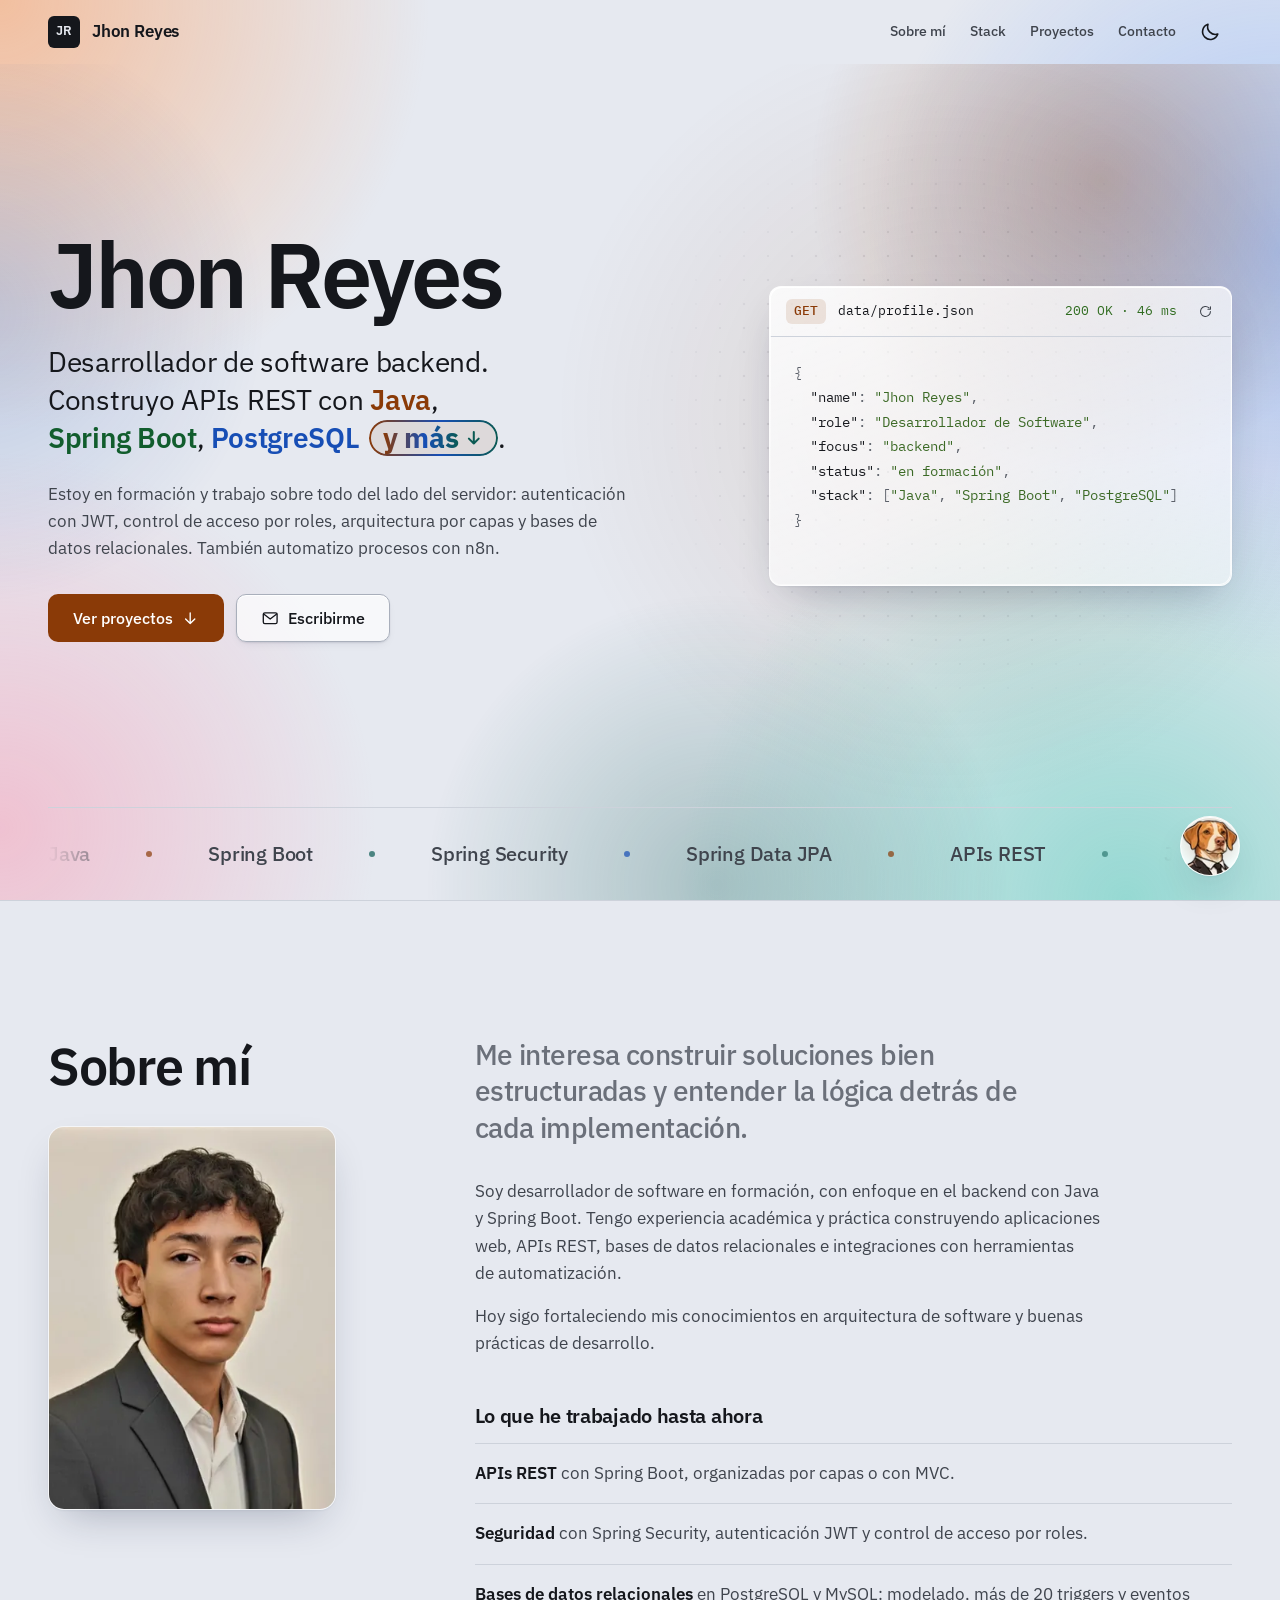
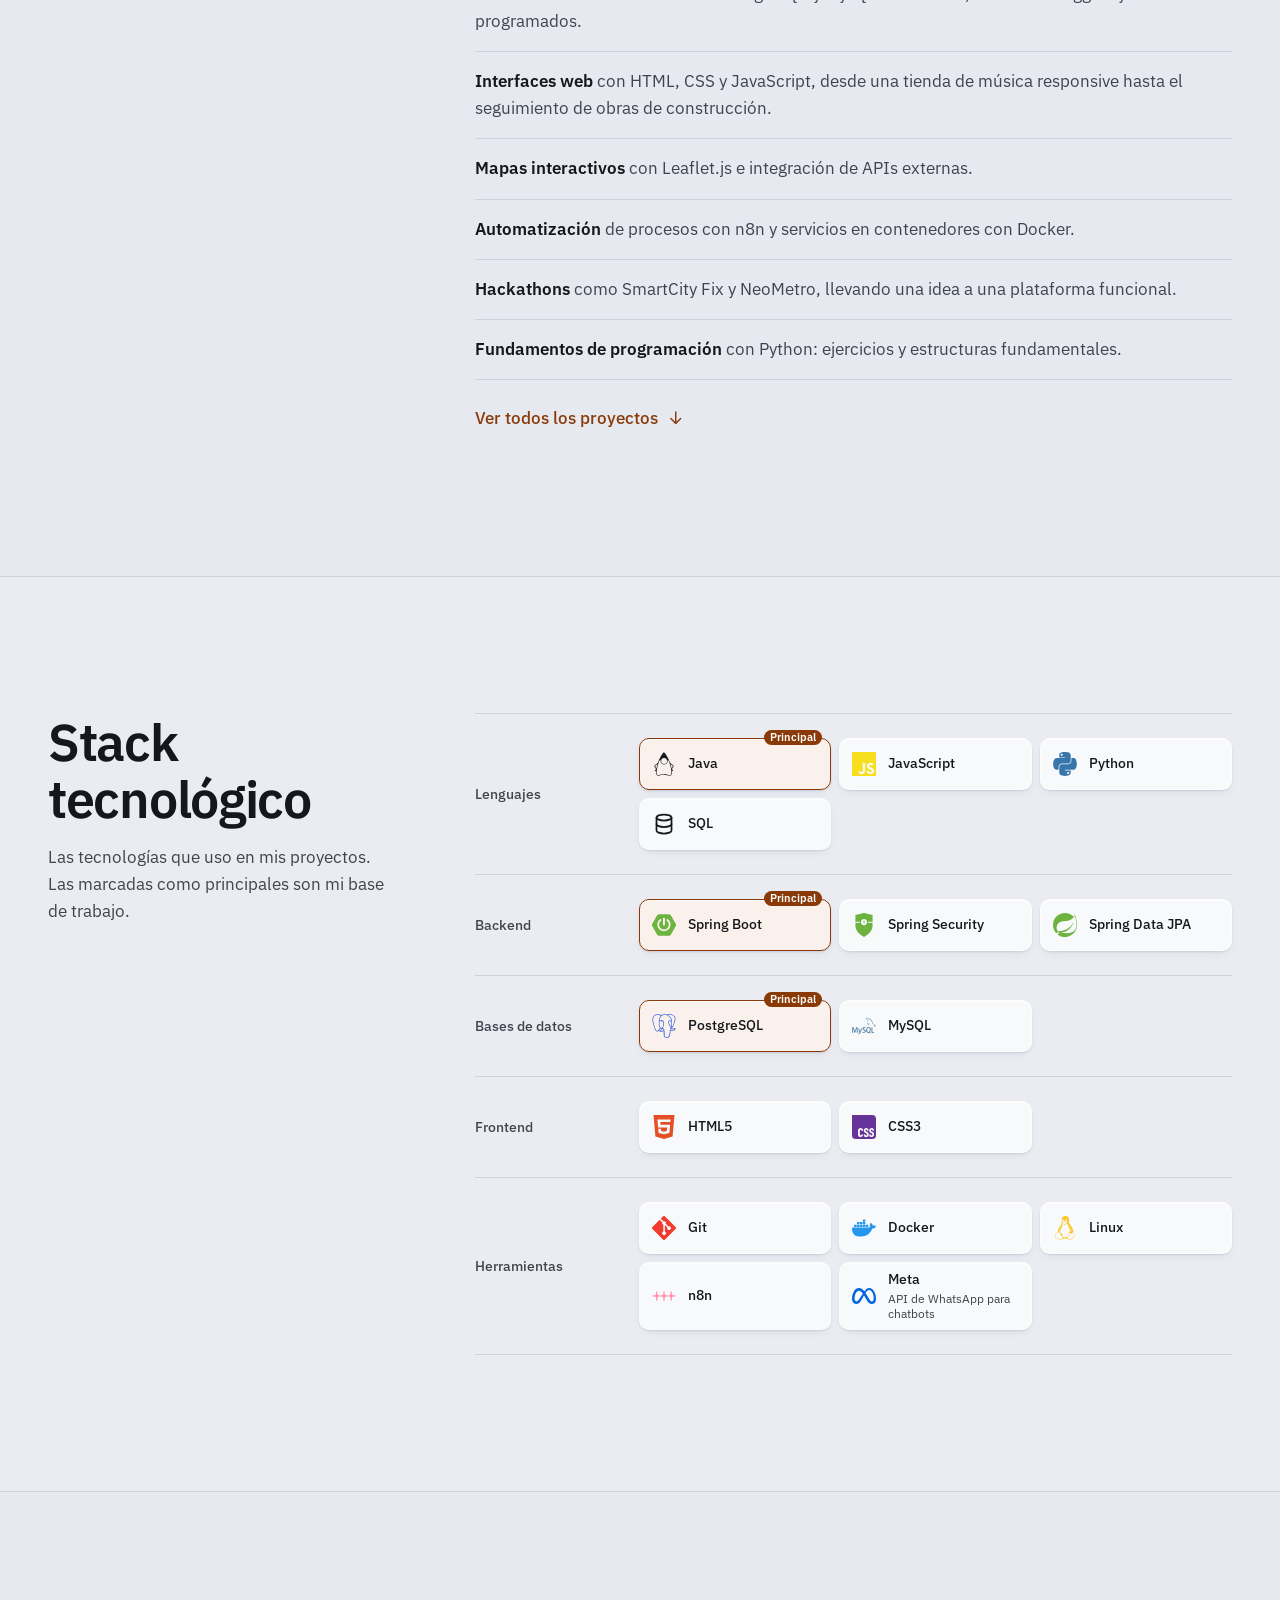
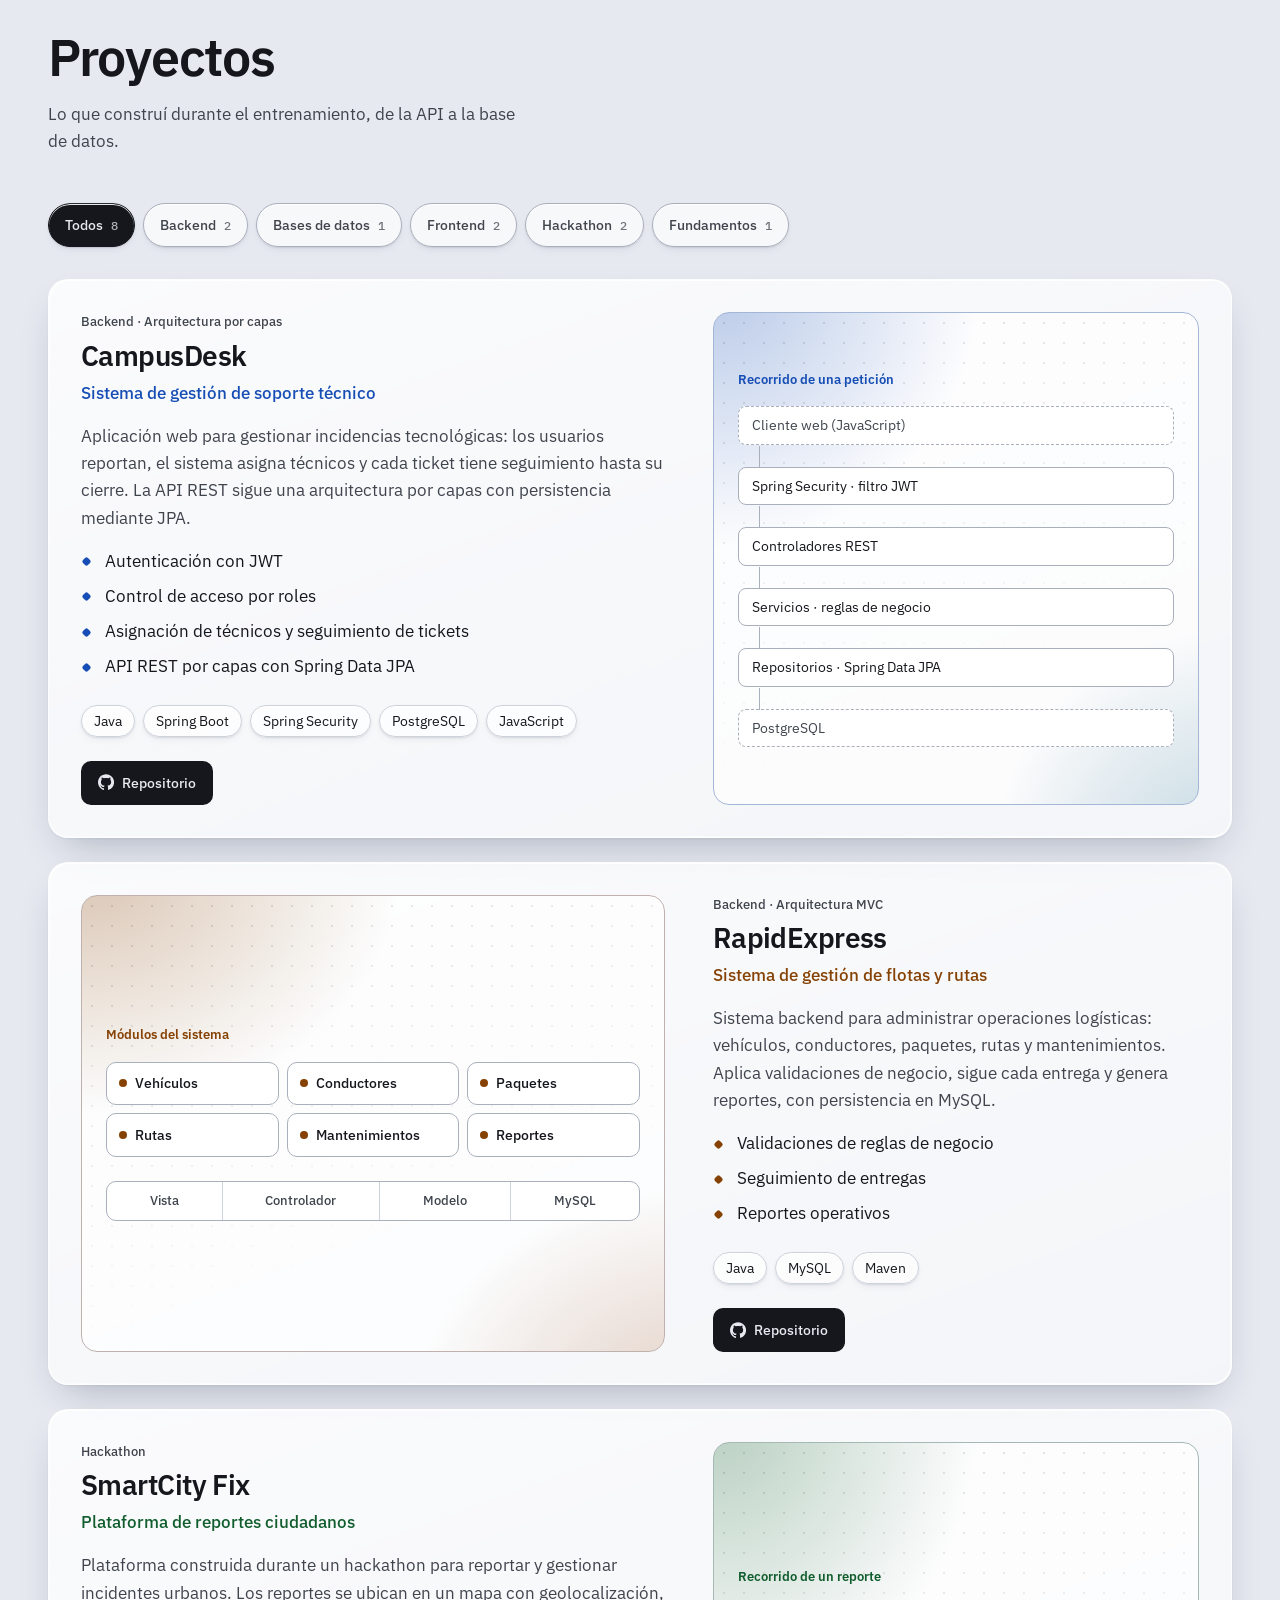
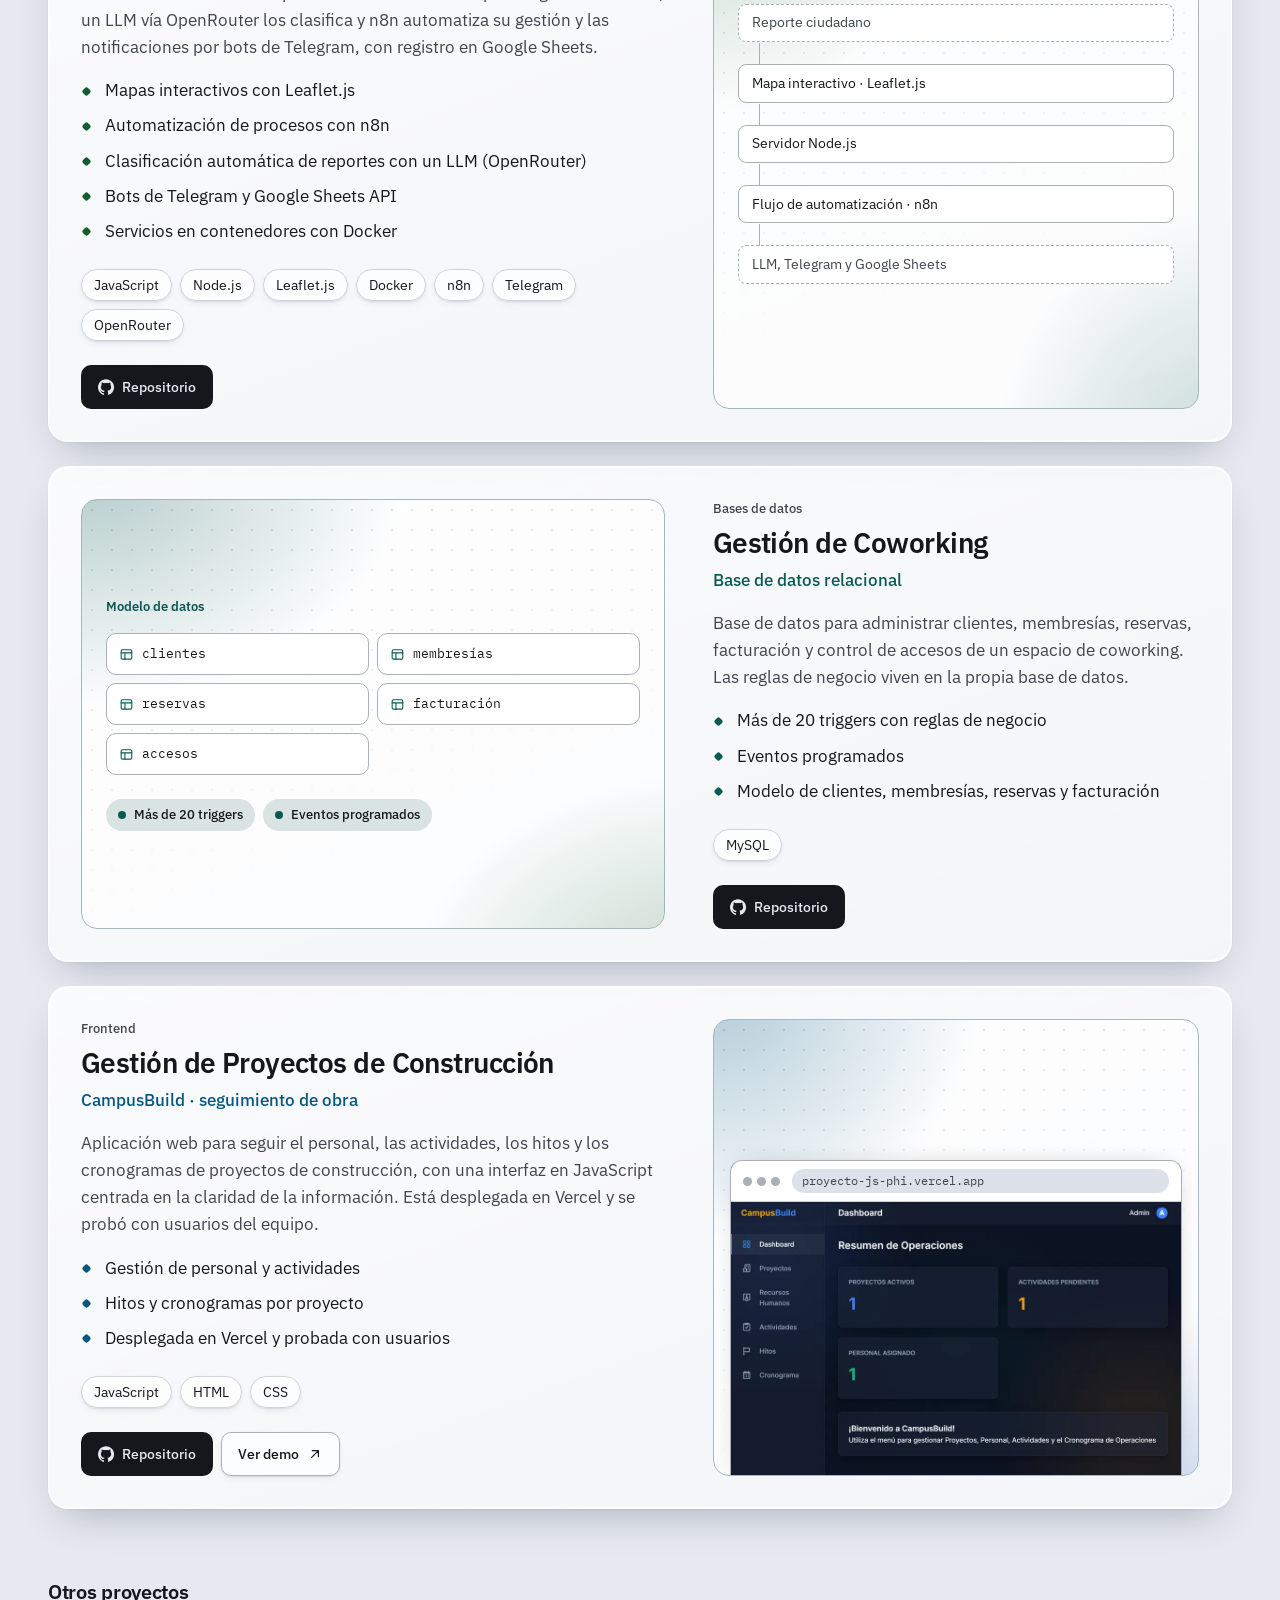
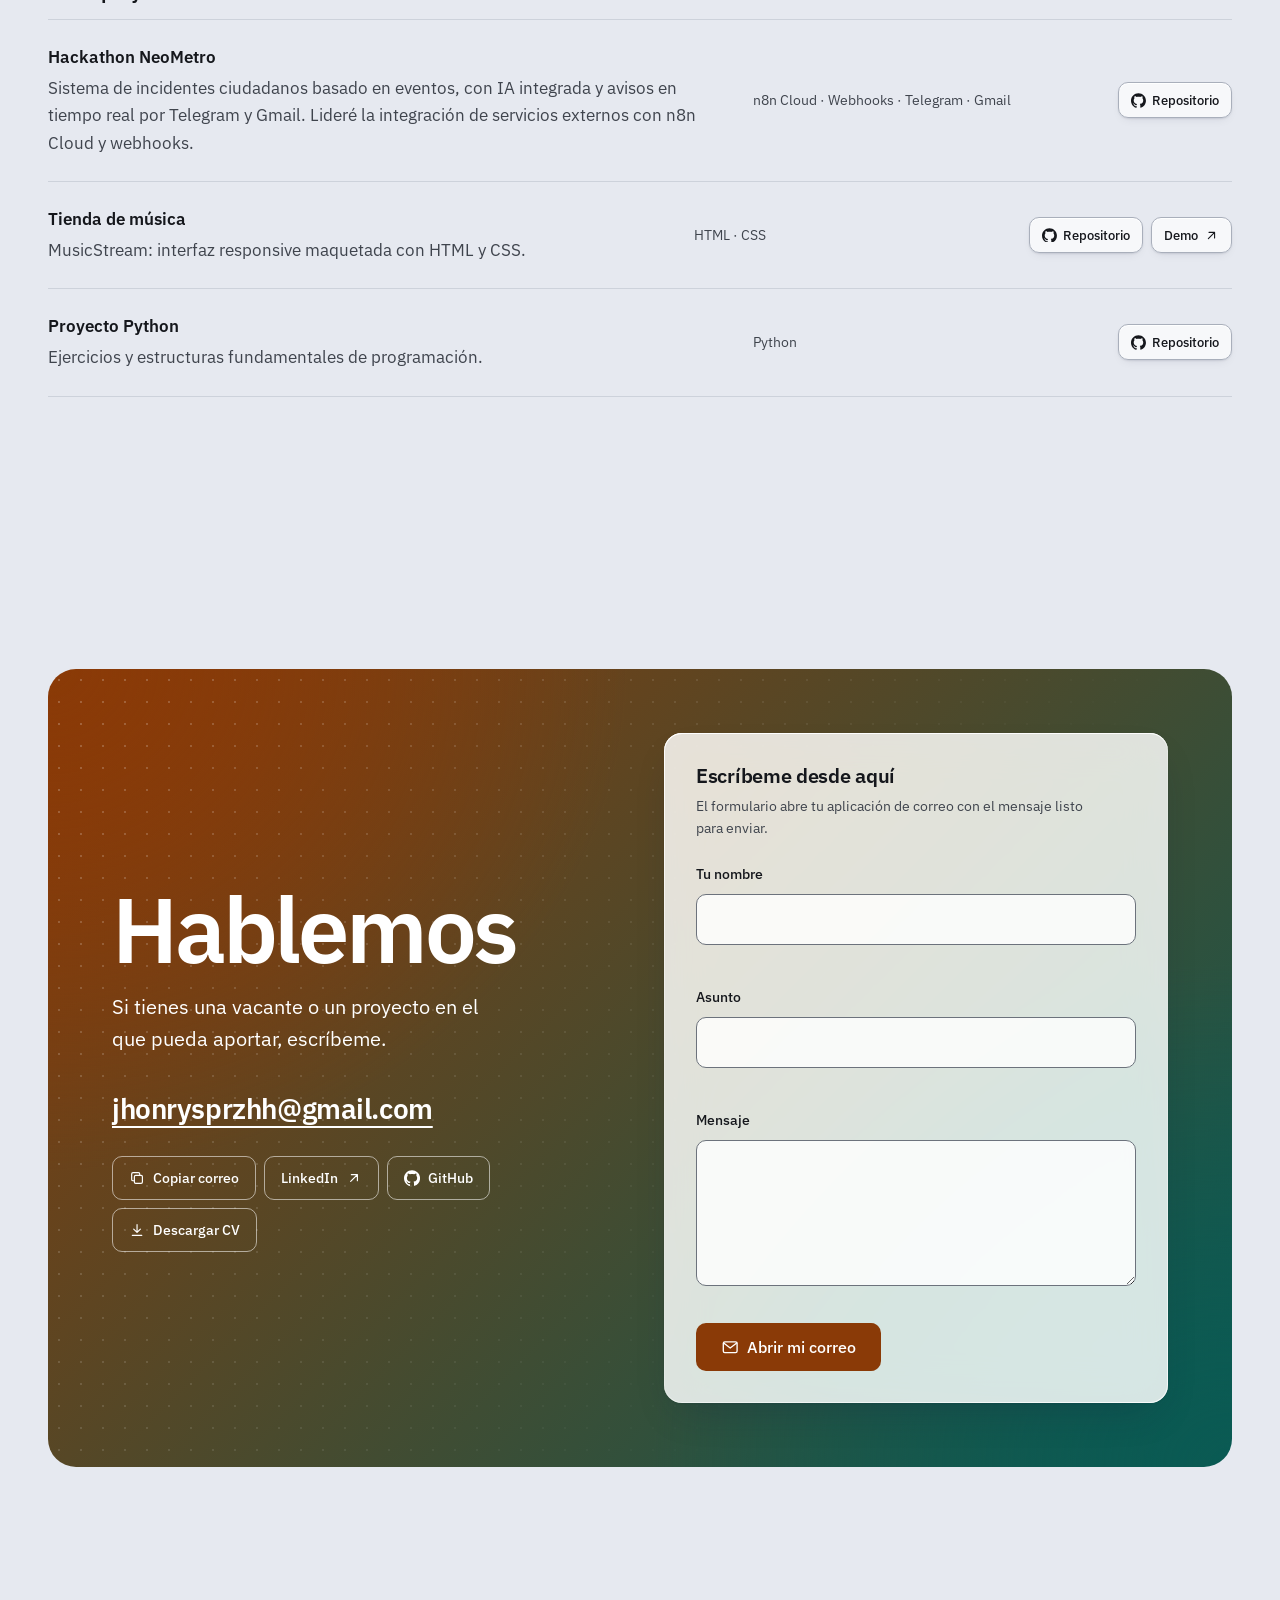
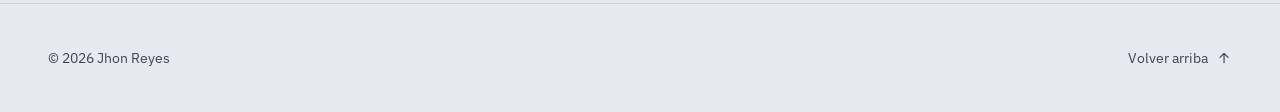
<file: index.html>
<!doctype html>
<html lang="es">
<head>
  <meta charset="utf-8">
  <meta name="viewport" content="width=device-width, initial-scale=1, viewport-fit=cover">
  <title>Jhon Reyes · Desarrollador de Software Java y Spring Boot</title>
  <meta name="description" content="Portafolio de Jhon Reyes, desarrollador de software backend con Java, Spring Boot y PostgreSQL. Proyectos con APIs REST, seguridad con JWT y bases de datos relacionales.">
  <meta name="author" content="Jhon Reyes">
  <meta name="color-scheme" content="light dark">
  <meta name="theme-color" content="#e6e9f0" media="(prefers-color-scheme: light)">
  <meta name="theme-color" content="#101216" media="(prefers-color-scheme: dark)">
  <!-- URL pública de la API del asistente (api/, desplegada en Render). Vacía = el asistente no se muestra. -->
  <meta name="assistant-endpoint" content="https://jhon-portfolio-api.onrender.com">

  <meta property="og:type" content="website">
  <meta property="og:locale" content="es_CO">
  <meta property="og:title" content="Jhon Reyes · Desarrollador de Software">
  <meta property="og:description" content="Backend con Java, Spring Boot y PostgreSQL. Proyectos, stack y contacto.">
  <meta property="og:url" content="https://jhonhenryreyesperez.github.io/PORTFOLIO/">
  <meta property="og:image" content="https://jhonhenryreyesperez.github.io/PORTFOLIO/assets/img/og/portfolio-og.jpg">
  <meta property="og:image:type" content="image/jpeg">
  <meta property="og:image:width" content="1200">
  <meta property="og:image:height" content="630">
  <meta property="og:image:alt" content="Inicio del portafolio de Jhon Reyes: desarrollador de software backend con Java, Spring Boot y PostgreSQL">
  <meta name="twitter:card" content="summary_large_image">
  <link rel="canonical" href="https://jhonhenryreyesperez.github.io/PORTFOLIO/">

  <link rel="icon" href="assets/icons/favicon.svg" type="image/svg+xml">

  <!-- Aplica el tema guardado antes de pintar, para evitar un parpadeo de colores -->
  <script>
    try {
      var t = localStorage.getItem('theme');
      if (t === 'light' || t === 'dark') document.documentElement.dataset.theme = t;
    } catch (e) {}
  </script>

  <link rel="preconnect" href="https://fonts.googleapis.com">
  <link rel="preconnect" href="https://fonts.gstatic.com" crossorigin>
  <link rel="stylesheet" href="https://fonts.googleapis.com/css2?family=IBM+Plex+Mono:wght@400;500&family=IBM+Plex+Sans:wght@400;500;600&display=swap">

  <link rel="stylesheet" href="assets/css/reset.css?v=1.7.1">
  <link rel="stylesheet" href="assets/css/tokens.css?v=1.7.1">
  <link rel="stylesheet" href="assets/css/base.css?v=1.7.1">
  <link rel="stylesheet" href="assets/css/layout.css?v=1.7.1">
  <link rel="stylesheet" href="assets/css/components.css?v=1.7.1">
  <link rel="stylesheet" href="assets/css/animations.css?v=1.7.1">
  <link rel="stylesheet" href="assets/css/projects.css?v=1.7.1">
  <link rel="stylesheet" href="assets/css/effects.css?v=1.7.1">
  <link rel="stylesheet" href="assets/css/glass.css?v=1.7.1">
  <link rel="stylesheet" href="assets/css/assistant.css?v=1.7.1">

  <script type="module" src="assets/js/main.js?v=1.7.1"></script>
</head>
<body>
  <!-- Iconos SVG reutilizables (trazo 1.75, esquinas redondeadas) -->
  <svg class="sprite" aria-hidden="true" focusable="false">
    <symbol id="i-sun" viewBox="0 0 24 24"><circle cx="12" cy="12" r="4"/><path d="M12 2.5v2M12 19.5v2M4.6 4.6l1.4 1.4M18 18l1.4 1.4M2.5 12h2M19.5 12h2M4.6 19.4 6 18M18 6l1.4-1.4"/></symbol>
    <symbol id="i-moon" viewBox="0 0 24 24"><path d="M20.5 14.2A8.5 8.5 0 0 1 9.8 3.5a8.5 8.5 0 1 0 10.7 10.7Z"/></symbol>
    <symbol id="i-menu" viewBox="0 0 24 24"><path d="M4 7h16M4 12h16M4 17h16"/></symbol>
    <symbol id="i-close" viewBox="0 0 24 24"><path d="M6 6l12 12M18 6 6 18"/></symbol>
    <symbol id="i-send" viewBox="0 0 24 24"><path d="M12 19V5M6 11l6-6 6 6"/></symbol>
    <symbol id="i-arrow-up-right" viewBox="0 0 24 24"><path d="M7 17 17 7M8 7h9v9"/></symbol>
    <symbol id="i-arrow-up" viewBox="0 0 24 24"><path d="M12 19V5M6 11l6-6 6 6"/></symbol>
    <symbol id="i-arrow-down" viewBox="0 0 24 24"><path d="M12 5v14M6 13l6 6 6-6"/></symbol>
    <symbol id="i-mail" viewBox="0 0 24 24"><rect x="3" y="5" width="18" height="14" rx="2"/><path d="m3.5 6.5 8.5 6.5 8.5-6.5"/></symbol>
    <symbol id="i-copy" viewBox="0 0 24 24"><rect x="8" y="8" width="12" height="12" rx="2"/><path d="M16 8V6a2 2 0 0 0-2-2H6a2 2 0 0 0-2 2v8a2 2 0 0 0 2 2h2"/></symbol>
    <symbol id="i-check" viewBox="0 0 24 24"><path d="m5 12.5 4.5 4.5L19 7.5"/></symbol>
    <symbol id="i-download" viewBox="0 0 24 24"><path d="M12 4v11M7 10.5l5 5 5-5M5 20h14"/></symbol>
    <symbol id="i-play" viewBox="0 0 24 24"><path d="M8 5.5v13l10-6.5Z"/></symbol>
    <symbol id="i-pause" viewBox="0 0 24 24"><path d="M9 6v12M15 6v12"/></symbol>
    <symbol id="i-refresh" viewBox="0 0 24 24"><path d="M20 12a8 8 0 1 1-2.34-5.66"/><path d="M20 4.5v4h-4"/></symbol>
    <symbol id="i-github" viewBox="0 0 24 24"><path fill="currentColor" stroke="none" d="M12 .297c-6.63 0-12 5.373-12 12 0 5.303 3.438 9.8 8.205 11.385.6.113.82-.258.82-.577 0-.285-.01-1.04-.015-2.04-3.338.724-4.042-1.61-4.042-1.61C4.422 18.07 3.633 17.7 3.633 17.7c-1.087-.744.084-.729.084-.729 1.205.084 1.838 1.236 1.838 1.236 1.07 1.835 2.809 1.305 3.495.998.108-.776.417-1.305.76-1.605-2.665-.3-5.466-1.332-5.466-5.93 0-1.31.465-2.38 1.235-3.22-.135-.303-.54-1.523.105-3.176 0 0 1.005-.322 3.3 1.23.96-.267 1.98-.399 3-.405 1.02.006 2.04.138 3 .405 2.28-1.552 3.285-1.23 3.285-1.23.645 1.653.24 2.873.12 3.176.765.84 1.23 1.91 1.23 3.22 0 4.61-2.805 5.625-5.475 5.92.42.36.81 1.096.81 2.22 0 1.606-.015 2.896-.015 3.286 0 .315.21.69.825.57C20.565 22.092 24 17.592 24 12.297c0-6.627-5.373-12-12-12"/></symbol>
    <symbol id="i-table" viewBox="0 0 24 24"><rect x="3.5" y="4.5" width="17" height="15" rx="2"/><path d="M3.5 9.5h17M9.5 9.5v10"/></symbol>
  </svg>

  <a class="skip-link" href="#main">Saltar al contenido</a>

  <header class="site-header" data-header>
    <div class="wrap site-header__inner">
      <a class="brand" href="#inicio" aria-label="Jhon Reyes, ir al inicio">
        <span class="brand__mark" aria-hidden="true">JR</span>
        <span class="brand__name">Jhon Reyes</span>
      </a>

      <nav class="nav" aria-label="Principal">
        <button class="icon-btn nav__toggle" type="button" aria-expanded="false" aria-controls="nav-panel" data-nav-toggle>
          <svg class="icon" aria-hidden="true"><use href="#i-menu"/></svg>
          <span class="visually-hidden">Abrir menú</span>
        </button>
        <div class="nav__panel" id="nav-panel" data-nav-panel>
          <ul class="nav__list" role="list">
            <li><a class="nav__link" href="#sobre-mi">Sobre mí</a></li>
            <li><a class="nav__link" href="#stack">Stack</a></li>
            <li><a class="nav__link" href="#proyectos">Proyectos</a></li>
            <li><a class="nav__link" href="#contacto">Contacto</a></li>
          </ul>
        </div>
      </nav>

      <button class="icon-btn theme-toggle" type="button" data-theme-toggle>
        <span class="swap">
          <svg class="icon icon--sun" aria-hidden="true"><use href="#i-sun"/></svg>
          <svg class="icon icon--moon" aria-hidden="true"><use href="#i-moon"/></svg>
        </span>
        <span class="visually-hidden" data-theme-label>Cambiar a tema oscuro</span>
      </button>
    </div>
  </header>

  <main id="main" tabindex="-1">
    <section class="hero spotlight" id="inicio" aria-labelledby="hero-title" data-spotlight>
      <div class="aurora" aria-hidden="true"><span></span><span></span><span></span></div>
      <div class="wrap hero__grid">
        <div class="hero__copy">
          <h1 class="hero__title enter enter--1" id="hero-title">Jhon Reyes</h1>
          <p class="hero__role enter enter--2">
            Desarrollador de software backend. Construyo APIs REST con <strong class="hl hl--java">Java</strong>, <strong class="hl hl--spring">Spring&nbsp;Boot</strong>, <strong class="hl hl--postgres">PostgreSQL</strong> <a class="hero__more" href="#stack" aria-label="y más: ver todo mi stack"><span class="hero__more-text">y&nbsp;más</span><svg class="icon" aria-hidden="true"><use href="#i-arrow-down"/></svg></a>.
          </p>
          <p class="hero__lede enter enter--3">
            Estoy en formación y trabajo sobre todo del lado del servidor: autenticación con JWT, control de acceso por roles, arquitectura por capas y bases de datos relacionales. También automatizo procesos con n8n.
          </p>
          <div class="hero__actions enter enter--4">
            <a class="btn btn--primary" href="#proyectos">
              Ver proyectos
              <svg class="icon icon--nudge-down" aria-hidden="true"><use href="#i-arrow-down"/></svg>
            </a>
            <a class="btn btn--ghost" href="mailto:jhonrysprzhh@gmail.com" data-profile-email-link>
              <svg class="icon" aria-hidden="true"><use href="#i-mail"/></svg>
              Escribirme
            </a>
          </div>
        </div>

        <div class="hero__panel enter--panel">
          <div class="request" data-request-panel aria-label="Petición real al archivo data/profile.json que usa este sitio" role="group">
            <div class="request__bar">
              <span class="request__method">GET</span>
              <span class="request__path">data/profile.json</span>
              <span class="request__status" data-request-status aria-live="polite">cargando…</span>
              <button class="request__resend" type="button" data-request-resend aria-label="Enviar la petición de nuevo" disabled>
                <svg class="icon" aria-hidden="true"><use href="#i-refresh"/></svg>
              </button>
            </div>
            <pre class="request__body" data-request-body tabindex="0"><code><span class="code-punct">{</span>
  <span class="code-muted">esperando respuesta</span>
<span class="code-punct">}</span></code></pre>
          </div>
        </div>
      </div>

      <div class="wrap hero__marquee enter enter--4">
        <div class="marquee" data-marquee>
          <ul class="marquee__track" role="list" aria-label="Tecnologías con las que trabajo">
            <li>Java</li>
            <li>Spring Boot</li>
            <li>Spring Security</li>
            <li>Spring Data JPA</li>
            <li>APIs REST</li>
            <li>JWT</li>
            <li>PostgreSQL</li>
            <li>MySQL</li>
            <li>Docker</li>
            <li>n8n</li>
            <li>Meta · WhatsApp API</li>
            <li>Git</li>
            <li>Linux</li>
            <li>JavaScript</li>
            <li>Python</li>
          </ul>
        </div>
      </div>
    </section>

    <section class="section" id="sobre-mi" aria-labelledby="about-title">
      <div class="wrap split">
        <header class="split__head">
          <h2 class="section__title" id="about-title">Sobre mí</h2>
          <div class="portrait">
            <img
              src="assets/img/profile/jhon-reyes-360.webp"
              srcset="assets/img/profile/jhon-reyes-360.webp 360w, assets/img/profile/jhon-reyes-640.webp 640w"
              sizes="(min-width: 768px) 18rem, 70vw"
              width="360" height="480"
              alt="Retrato de Jhon Reyes con saco oscuro y camisa blanca"
              loading="lazy" decoding="async">
          </div>
        </header>
        <div class="split__body">
          <p class="statement" data-word-highlight>
            Me interesa construir soluciones <strong>bien estructuradas</strong> y entender <strong>la lógica detrás de cada implementación</strong>.
          </p>
          <div class="prose">
            <p>Soy desarrollador de software en formación, con enfoque en el backend con Java y Spring Boot. Tengo experiencia académica y práctica construyendo aplicaciones web, APIs REST, bases de datos relacionales e integraciones con herramientas de automatización.</p>
            <p>Hoy sigo fortaleciendo mis conocimientos en arquitectura de software y buenas prácticas de desarrollo.</p>
          </div>

          <h3 class="subhead">Lo que he trabajado hasta ahora</h3>
          <ul class="focus-list" role="list">
            <li><strong>APIs REST</strong> con Spring Boot, organizadas por capas o con MVC.</li>
            <li><strong>Seguridad</strong> con Spring Security, autenticación JWT y control de acceso por roles.</li>
            <li><strong>Bases de datos relacionales</strong> en PostgreSQL y MySQL: modelado, más de 20 triggers y eventos programados.</li>
            <li><strong>Interfaces web</strong> con HTML, CSS y JavaScript, desde una tienda de música responsive hasta el seguimiento de obras de construcción.</li>
            <li><strong>Mapas interactivos</strong> con Leaflet.js e integración de APIs externas.</li>
            <li><strong>Automatización</strong> de procesos con n8n y servicios en contenedores con Docker.</li>
            <li><strong>Hackathons</strong> como SmartCity Fix y NeoMetro, llevando una idea a una plataforma funcional.</li>
            <li><strong>Fundamentos de programación</strong> con Python: ejercicios y estructuras fundamentales.</li>
          </ul>
          <a class="link focus-more" href="#proyectos">
            Ver todos los proyectos
            <svg class="icon icon--nudge-down" aria-hidden="true"><use href="#i-arrow-down"/></svg>
          </a>
        </div>
      </div>
    </section>

    <section class="section section--alt" id="stack" aria-labelledby="stack-title">
      <div class="wrap split">
        <header class="split__head">
          <h2 class="section__title" id="stack-title">Stack tecnológico</h2>
          <p class="section__intro">Las tecnologías que uso en mis proyectos. Las marcadas como principales son mi base de trabajo.</p>
        </header>
        <div class="split__body">
          <div class="stack" data-skills aria-busy="true">
            <p class="loading-note">Cargando stack…</p>
          </div>
          <noscript><p>Java, JavaScript, Python, SQL · Spring Boot, Spring Security, Spring Data JPA · PostgreSQL, MySQL · HTML5, CSS3 · Git, Docker, Linux, n8n, Meta (API de WhatsApp).</p></noscript>
        </div>
      </div>
    </section>

    <section class="section" id="proyectos" aria-labelledby="projects-title">
      <div class="wrap">
        <header class="section__head">
          <h2 class="section__title" id="projects-title">Proyectos</h2>
          <p class="section__intro">Lo que construí durante el entrenamiento, de la API a la base de datos.</p>
        </header>

        <div class="filters" role="group" aria-label="Filtrar proyectos por categoría" data-filters hidden></div>
        <p class="visually-hidden" aria-live="polite" data-filter-status></p>

        <div class="projects" data-projects aria-busy="true">
          <p class="loading-note">Cargando proyectos…</p>
        </div>

        <div class="others" data-others-block hidden>
          <h3 class="subhead">Otros proyectos</h3>
          <ul class="others__list" role="list" data-others></ul>
        </div>

        <noscript><p>Activa JavaScript para ver el listado de proyectos.</p></noscript>
      </div>
    </section>

    <section class="section section--contact" id="contacto" aria-labelledby="contact-title">
      <div class="wrap">
        <div class="cta">
          <div class="cta__copy">
            <h2 class="cta__title" id="contact-title">Hablemos</h2>
            <p class="cta__lead">Si tienes una vacante o un proyecto en el que pueda aportar, escríbeme.</p>
            <a class="cta__email" href="mailto:jhonrysprzhh@gmail.com" data-profile-email-link data-profile-email-text>jhonrysprzhh@gmail.com</a>
            <div class="contact__actions">
              <button class="btn btn--ghost btn--sm" type="button" data-copy-email>
                <span class="swap">
                  <svg class="icon" aria-hidden="true" data-copy-icon><use href="#i-copy"/></svg>
                  <svg class="icon is-hidden" aria-hidden="true" data-check-icon><use href="#i-check"/></svg>
                </span>
                Copiar correo
              </button>
              <a class="btn btn--ghost btn--sm" href="#" data-profile-link="linkedin" target="_blank" rel="noopener noreferrer" hidden>
                LinkedIn
                <svg class="icon icon--nudge-out" aria-hidden="true"><use href="#i-arrow-up-right"/></svg>
                <span class="visually-hidden">(abre en una pestaña nueva)</span>
              </a>
              <a class="btn btn--ghost btn--sm" href="#" data-profile-link="github" target="_blank" rel="noopener noreferrer" hidden>
                <svg class="icon" aria-hidden="true"><use href="#i-github"/></svg>
                GitHub
                <span class="visually-hidden">(abre en una pestaña nueva)</span>
              </a>
              <a class="btn btn--ghost btn--sm" href="#" data-profile-link="cv" download hidden>
                <svg class="icon" aria-hidden="true"><use href="#i-download"/></svg>
                Descargar CV
              </a>
            </div>
          </div>

          <form class="form cta__form" data-contact-form novalidate>
            <h3 class="subhead">Escríbeme desde aquí</h3>
            <p class="form__note">El formulario abre tu aplicación de correo con el mensaje listo para enviar.</p>

            <div class="field">
              <label class="field__label" for="cf-name">Tu nombre</label>
              <input class="field__input" id="cf-name" name="name" type="text" autocomplete="name" required minlength="2" maxlength="80" aria-describedby="cf-name-error">
              <p class="field__error" id="cf-name-error" data-error-for="name"></p>
            </div>

            <div class="field">
              <label class="field__label" for="cf-subject">Asunto</label>
              <input class="field__input" id="cf-subject" name="subject" type="text" required minlength="3" maxlength="120" aria-describedby="cf-subject-error">
              <p class="field__error" id="cf-subject-error" data-error-for="subject"></p>
            </div>

            <div class="field">
              <label class="field__label" for="cf-message">Mensaje</label>
              <textarea class="field__input field__input--area" id="cf-message" name="message" rows="5" required minlength="10" maxlength="2000" aria-describedby="cf-message-error"></textarea>
              <p class="field__error" id="cf-message-error" data-error-for="message"></p>
            </div>

            <button class="btn btn--primary" type="submit">
              <svg class="icon" aria-hidden="true"><use href="#i-mail"/></svg>
              Abrir mi correo
            </button>
          </form>
        </div>
      </div>
    </section>
  </main>

  <footer class="site-footer">
    <div class="wrap site-footer__inner">
      <p>© <span data-year>2026</span> Jhon Reyes</p>
      <a class="link" href="#inicio">
        Volver arriba
        <svg class="icon" aria-hidden="true"><use href="#i-arrow-up"/></svg>
      </a>
    </div>
  </footer>

  <a class="to-top" href="#inicio" data-to-top aria-label="Volver arriba">
    <svg class="icon" aria-hidden="true"><use href="#i-arrow-up"/></svg>
  </a>

  <!-- Asistente con IA: oculto hasta que JavaScript confirma que hay una API configurada -->
  <aside class="assistant" aria-label="Asistente" data-assistant hidden>
    <section class="assistant__panel" id="assistant-panel" role="dialog" aria-labelledby="assistant-title" data-assistant-panel hidden>
      <header class="assistant__head">
        <img class="assistant__avatar" src="assets/img/mascot/zeus-160.webp"
          srcset="assets/img/mascot/zeus-160.webp 160w, assets/img/mascot/zeus-320.webp 320w"
          sizes="48px" width="160" height="202" alt="" loading="lazy" decoding="async" data-assistant-avatar>
        <div class="assistant__heading">
          <h2 class="assistant__title" id="assistant-title">Zeus, asistente de Jhon</h2>
          <p class="assistant__status" data-assistant-status>Pregúntame por su perfil, stack y proyectos</p>
        </div>
        <button class="icon-btn" type="button" aria-label="Cerrar el asistente" data-assistant-close>
          <svg class="icon" aria-hidden="true"><use href="#i-close"/></svg>
        </button>
      </header>

      <ol class="assistant__log" role="log" aria-live="polite" aria-label="Conversación" data-assistant-log>
        <li class="msg msg--bot">¡Hola! Soy Zeus, el asistente de Jhon. Puedo contarte sobre sus proyectos, su stack y cómo contactarlo.</li>
      </ol>

      <ul class="assistant__suggestions" aria-label="Preguntas sugeridas" data-assistant-suggestions>
        <li><button class="suggestion" type="button">¿Qué proyectos ha hecho?</button></li>
        <li><button class="suggestion" type="button">¿Qué tecnologías maneja?</button></li>
        <li><button class="suggestion" type="button">¿Cómo lo contacto?</button></li>
      </ul>

      <form class="assistant__form" data-assistant-form>
        <label class="visually-hidden" for="assistant-input">Tu pregunta</label>
        <textarea class="assistant__input" id="assistant-input" name="question" rows="1" maxlength="600"
          placeholder="Escribe tu pregunta…" autocomplete="off" required data-assistant-input></textarea>
        <button class="assistant__send" type="submit" aria-label="Enviar pregunta" data-assistant-send>
          <svg class="icon" aria-hidden="true"><use href="#i-send"/></svg>
        </button>
      </form>

      <p class="assistant__note">
        Respuestas generadas con IA (DeepSeek); pueden tener errores. Para algo importante,
        <a href="mailto:jhonrysprzhh@gmail.com" data-profile-email-link>escríbele a Jhon</a>.
      </p>
    </section>

    <p class="assistant__hint" aria-hidden="true" data-assistant-hint>¿Preguntas sobre Jhon? <strong>Pregúntame</strong></p>

    <button class="assistant__launcher" type="button" aria-expanded="false" aria-controls="assistant-panel" data-assistant-toggle>
      <img class="assistant__face" src="assets/img/mascot/zeus-head-64.webp"
        srcset="assets/img/mascot/zeus-head-64.webp 64w, assets/img/mascot/zeus-head-128.webp 128w"
        sizes="56px" width="64" height="64" alt="" decoding="async">
      <span class="visually-hidden" data-assistant-toggle-label>Abrir el asistente Zeus</span>
    </button>
  </aside>

  <section class="mail-help" role="dialog" aria-labelledby="mail-help-title" aria-describedby="mail-help-text" data-mail-help hidden>
    <div class="mail-help__head">
      <h2 class="mail-help__title" id="mail-help-title">¿No se abrió tu correo?</h2>
      <button class="icon-btn mail-help__close" type="button" aria-label="Cerrar" data-mail-help-close>
        <svg class="icon" aria-hidden="true"><use href="#i-close"/></svg>
      </button>
    </div>
    <p class="mail-help__text" id="mail-help-text">Tu dispositivo no tiene una aplicación de correo configurada. Escríbeme desde:</p>
    <div class="mail-help__actions">
      <a class="btn btn--primary btn--sm" target="_blank" rel="noopener noreferrer" data-mail-help-gmail>
        Gmail <span class="visually-hidden">(se abre en una pestaña nueva)</span>
        <svg class="icon" aria-hidden="true"><use href="#i-arrow-up-right"/></svg>
      </a>
      <a class="btn btn--ghost btn--sm" target="_blank" rel="noopener noreferrer" data-mail-help-outlook>
        Outlook <span class="visually-hidden">(se abre en una pestaña nueva)</span>
        <svg class="icon" aria-hidden="true"><use href="#i-arrow-up-right"/></svg>
      </a>
      <button class="btn btn--ghost btn--sm" type="button" data-mail-help-copy>
        <svg class="icon" aria-hidden="true"><use href="#i-copy"/></svg>
        Copiar correo
      </button>
    </div>
  </section>

  <div class="toast" role="status" aria-live="polite" data-toast></div>
</body>
</html>
</file>
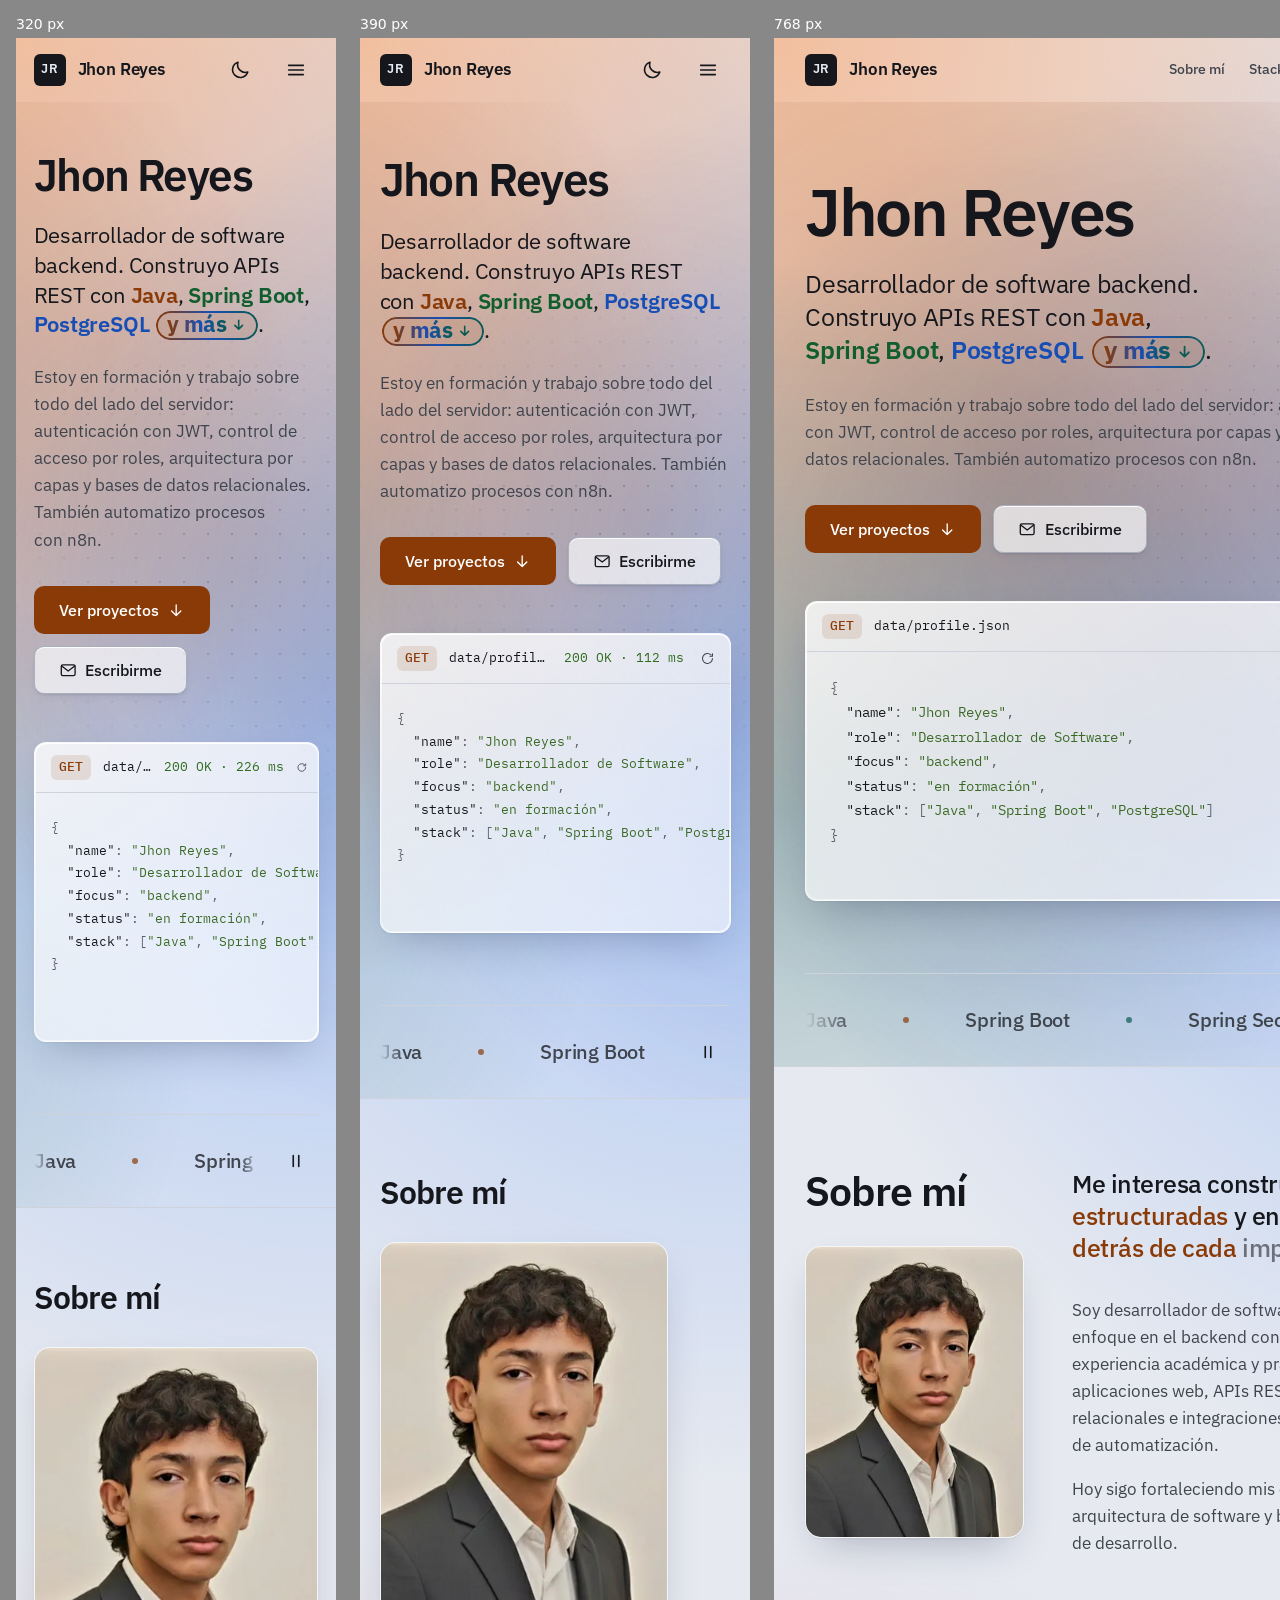
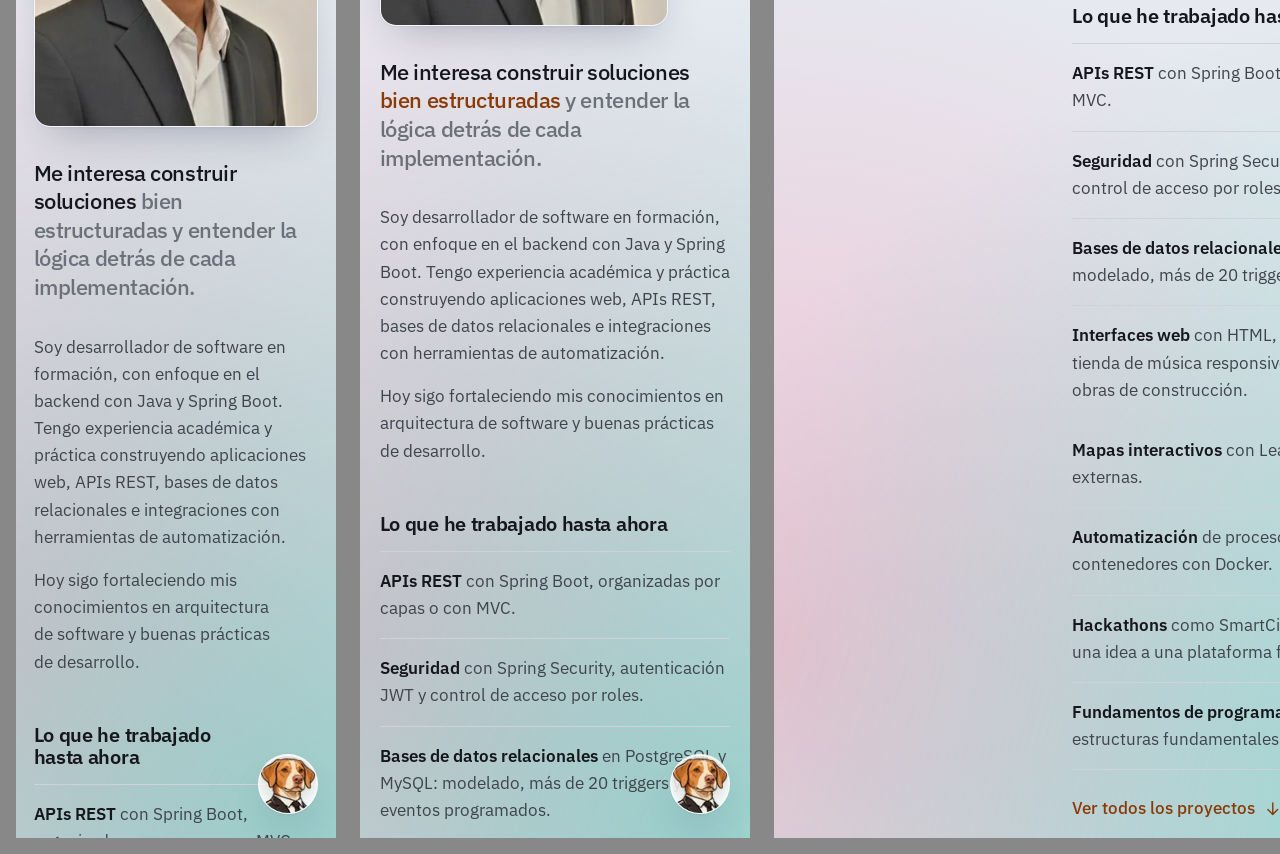
<file: tests/viewports.html>
<!doctype html>
<html lang="es">
<head>
  <meta charset="utf-8">
  <title>Prueba de viewports</title>
  <style>
    body { margin: 0; padding: 16px; display: flex; gap: 24px; align-items: flex-start; background: #888; font: 14px system-ui; }
    figure { margin: 0; }
    figcaption { color: #fff; margin-bottom: 6px; }
    iframe { border: 0; background: #fff; display: block; }
  </style>
</head>
<body>
  <!-- Herramienta manual de testing: muestra el sitio en anchos exactos de dispositivo.
       Abrir con un servidor local: http://127.0.0.1:5500/tests/viewports.html -->
  <figure><figcaption>320 px</figcaption><iframe src="../index.html" width="320" height="2400" title="Sitio a 320 px"></iframe></figure>
  <figure><figcaption>390 px</figcaption><iframe src="../index.html" width="390" height="2400" title="Sitio a 390 px"></iframe></figure>
  <figure><figcaption>768 px</figcaption><iframe src="../index.html" width="768" height="2400" title="Sitio a 768 px"></iframe></figure>
</body>
</html>
</file>
<file: assets/css/tokens.css>
/* =========================================================
   Tokens de diseño
   Tema claro por defecto; el oscuro se aplica por preferencia
   del sistema o por elección del usuario (data-theme).
   ========================================================= */
:root {
  color-scheme: light;

  /* Tipografía */
  --font-sans: "IBM Plex Sans", system-ui, -apple-system, "Segoe UI", Roboto, sans-serif;
  --font-mono: "IBM Plex Mono", ui-monospace, "Cascadia Code", Consolas, monospace;

  --step--1: 0.875rem;
  --step-0: 1.0625rem;
  --step-1: 1.25rem;
  --step-2: clamp(1.375rem, 1.1rem + 0.9vw, 1.75rem);
  --step-3: clamp(2rem, 1.4rem + 2.4vw, 3.25rem);
  --step-4: clamp(2.75rem, 1.6rem + 5.2vw, 5.75rem);

  /* Espaciado */
  --space-1: 0.25rem;
  --space-2: 0.5rem;
  --space-3: 0.75rem;
  --space-4: 1rem;
  --space-5: 1.5rem;
  --space-6: 2rem;
  --space-7: 3rem;
  --space-8: 4.5rem;
  --space-section: clamp(4.5rem, 3rem + 7vw, 8.5rem);
  --gutter: clamp(1rem, 0.5rem + 3vw, 2.5rem);
  --max-width: 74rem;
  --header-h: 4rem;

  /* Formas */
  --radius-sm: 6px;
  --radius: 12px;
  --radius-pill: 999px;

  /* Movimiento (curvas de Emil Kowalski) */
  --ease-out: cubic-bezier(0.23, 1, 0.32, 1);
  --ease-in-out: cubic-bezier(0.77, 0, 0.175, 1);
  --dur-press: 120ms;
  --dur-fast: 160ms;
  --dur: 220ms;
  --dur-enter: 600ms;

  /* Color: tema claro (cristal sobre un campo de color suave, al estilo iOS).
     Todos los textos de color >= 4.5:1 incluso sobre las manchas del fondo. */
  --bg: #e6e9f0;
  --surface: #ffffff;
  --surface-2: #dde1e9;
  --text: #15171c;
  --text-muted: #3f444d;
  --border: #cdd2db;
  --border-strong: #a9afbb;
  --border-input: #6c727c; /* 3:1 sobre el fondo (WCAG 1.4.11) */
  --text-faint: #6b707a; /* palabras aún apagadas de la frase (3:1, texto grande) */
  --accent-glow: rgb(138 58 7 / 0.12);
  --grid-dot: rgb(21 23 28 / 0.2);
  /* Segundo acento y tonos por proyecto */
  --accent-2: #0a5a53;
  --aurora-opacity: 0.5;
  --tint-blue: #174eb5;
  --tint-amber: #864205;
  --tint-green: #115d2d;
  --tint-teal: #0a5a53;
  --tint-sky: #04577f;
  --on-tint: #ffffff;
  --accent: #8a3a07;
  --accent-hover: #723005;
  --on-accent: #ffffff;
  --accent-soft: rgb(138 58 7 / 0.12);
  --danger: #b42318;
  --selection: rgb(138 58 7 / 0.2);
  --shadow: 0 1px 2px rgb(20 30 60 / 0.08), 0 14px 34px -12px rgb(20 30 60 / 0.26);
  --header-bg: transparent;

  /* Cristal (solo tema claro; el oscuro las anula con "initial" y usa sus superficies) */
  --page-mesh:
    radial-gradient(48vmax 48vmax at 0% 0%, rgb(255 150 80 / 0.5), transparent 70%),
    radial-gradient(46vmax 46vmax at 100% 28%, rgb(90 150 255 / 0.42), transparent 70%),
    radial-gradient(50vmax 50vmax at 88% 100%, rgb(40 195 170 / 0.42), transparent 70%),
    radial-gradient(42vmax 42vmax at 0% 92%, rgb(255 130 160 / 0.38), transparent 70%);
  --glass-bg: linear-gradient(160deg, rgb(255 255 255 / 0.8), rgb(255 255 255 / 0.56));
  --glass-bg-strong: rgb(255 255 255 / 0.84);
  --glass-soft: rgb(255 255 255 / 0.66);
  --glass-filter: blur(22px) saturate(1.8);
  --glass-shadow:
    inset 0 1px 0 rgb(255 255 255 / 0.95),
    inset 0 -1px 0 rgb(255 255 255 / 0.35),
    0 1px 2px rgb(20 30 60 / 0.05),
    0 18px 40px -16px rgb(20 30 60 / 0.3);
  --glass-soft-shadow: inset 0 1px 0 rgb(255 255 255 / 0.9), 0 1px 2px rgb(20 30 60 / 0.1), 0 4px 12px -6px rgb(20 30 60 / 0.16);
  --glass-rim: linear-gradient(150deg, rgb(255 255 255 / 1), rgb(255 255 255 / 0.2) 35%, rgb(255 255 255 / 0.1) 60%, rgb(255 255 255 / 0.75));
  --glass-border: rgb(255 255 255 / 0.7);
  --glass-section: rgb(255 255 255 / 0.16);
  --body-bg: transparent;
  --glass-accent: rgb(255 243 234 / 0.8);
  /* Cabecera en cápsula flotante al hacer scroll */
  --header-line: transparent;
  --header-filter: none;
  --glass-pill: rgb(255 255 255 / 0.7);
  /* Código (panel de petición) */
  --code-bg: #fdfdff;
  --code-key: #17191e;
  --code-string: #3c6a26;
  --code-number: #a3480b;
  --code-punct: #5c616a;
  --status-ok: #2f6b1f;
}

/* Tema oscuro por preferencia del sistema (si el usuario no eligió claro) */
@media (prefers-color-scheme: dark) {
  :root:not([data-theme="light"]) {
    color-scheme: dark;
    --bg: #101216;
    --surface: #161a1f;
    --surface-2: #1c2026;
    --text: #ebe9e4;
    --text-muted: #a3a8b0;
    --border: #2a2f37;
    --border-strong: #3b414b;
    --border-input: #6c727d;
    --text-faint: #646973;
    --accent-glow: rgb(240 160 75 / 0.11);
    --grid-dot: rgb(235 233 228 / 0.2);
    --accent-2: #34d3bf;
    --aurora-opacity: 0.42;
    --tint-blue: #6aa8ff;
    --tint-amber: #f5b942;
    --tint-green: #5bd98a;
    --tint-teal: #34d3bf;
    --tint-sky: #4cc3f5;
    --on-tint: #101216;
    --accent: #f0a04b;
    --accent-hover: #f6b673;
    --on-accent: #1b1206;
    --accent-soft: rgb(240 160 75 / 0.12);
    --danger: #ff8a7a;
    --selection: rgb(240 160 75 / 0.28);
    --shadow: 0 1px 2px rgb(0 0 0 / 0.3), 0 10px 30px -10px rgb(0 0 0 / 0.55);
    --header-bg: rgb(16 18 22 / 0.84);
    --code-bg: #12151a;
    --code-key: #ebe9e4;
    --code-string: #a8d08a;
    --code-number: #f0a04b;
    --code-punct: #868c96;
    --status-ok: #9fd27f;
    /* Sin cristal en oscuro: cada componente usa su superficie */
    --page-mesh: initial;
    --glass-bg: initial;
    --glass-bg-strong: initial;
    --glass-soft: initial;
    --glass-filter: initial;
    --glass-shadow: initial;
    --glass-soft-shadow: initial;
    --glass-rim: initial;
    --glass-border: initial;
    --glass-section: initial;
    --body-bg: initial;
    --glass-accent: initial;
    --header-line: initial;
    --header-filter: initial;
    --glass-pill: initial;
  }
}

/* Tema oscuro elegido por el usuario */
:root[data-theme="dark"] {
  color-scheme: dark;
  --bg: #101216;
  --surface: #161a1f;
  --surface-2: #1c2026;
  --text: #ebe9e4;
  --text-muted: #a3a8b0;
  --border: #2a2f37;
  --border-strong: #3b414b;
  --border-input: #6c727d;
  --text-faint: #646973;
  --accent-glow: rgb(240 160 75 / 0.11);
  --grid-dot: rgb(235 233 228 / 0.2);
  --accent-2: #34d3bf;
  --aurora-opacity: 0.42;
  --tint-blue: #6aa8ff;
  --tint-amber: #f5b942;
  --tint-green: #5bd98a;
  --tint-teal: #34d3bf;
  --tint-sky: #4cc3f5;
  --on-tint: #101216;
  --accent: #f0a04b;
  --accent-hover: #f6b673;
  --on-accent: #1b1206;
  --accent-soft: rgb(240 160 75 / 0.12);
  --danger: #ff8a7a;
  --selection: rgb(240 160 75 / 0.28);
  --shadow: 0 1px 2px rgb(0 0 0 / 0.3), 0 10px 30px -10px rgb(0 0 0 / 0.55);
  --header-bg: rgb(16 18 22 / 0.84);
  --code-bg: #12151a;
  --code-key: #ebe9e4;
  --code-string: #a8d08a;
  --code-number: #f0a04b;
  --code-punct: #868c96;
  --status-ok: #9fd27f;
  /* Sin cristal en oscuro: cada componente usa su superficie */
  --page-mesh: initial;
  --glass-bg: initial;
  --glass-bg-strong: initial;
  --glass-soft: initial;
  --glass-filter: initial;
  --glass-shadow: initial;
  --glass-soft-shadow: initial;
  --glass-rim: initial;
  --glass-border: initial;
  --glass-section: initial;
  --body-bg: initial;
  --glass-accent: initial;
  --header-line: initial;
  --header-filter: initial;
  --glass-pill: initial;
}
</file>
<file: assets/css/base.css>
/* Estilos base de elementos */
html {
  scroll-behavior: smooth;
  scroll-padding-top: calc(var(--header-h) + var(--space-4));
  background-color: var(--bg);
}

body {
  font-family: var(--font-sans);
  font-size: var(--step-0);
  line-height: 1.6;
  color: var(--text);
  background-color: var(--bg);
  overflow-x: hidden;
  font-variant-numeric: tabular-nums;
}

h1,
h2,
h3 {
  line-height: 1.1;
  font-weight: 600;
  letter-spacing: -0.025em;
  text-wrap: balance;
}

p {
  text-wrap: pretty;
}

strong {
  font-weight: 600;
}

a {
  color: inherit;
  text-underline-offset: 0.2em;
  text-decoration-thickness: 1px;
}

code,
pre {
  font-family: var(--font-mono);
}

::selection {
  background-color: var(--selection);
  color: var(--text);
}

:focus-visible {
  outline: 2px solid var(--accent);
  outline-offset: 3px;
  border-radius: var(--radius-sm);
}

/* main recibe el foco del skip link; no necesita anillo propio */
main:focus {
  outline: none;
}

input,
textarea {
  caret-color: var(--accent);
}

html {
  scrollbar-color: var(--border-strong) var(--bg);
}

.sprite {
  position: absolute;
  width: 0;
  height: 0;
  overflow: hidden;
}

.icon {
  width: 1.15em;
  height: 1.15em;
  flex-shrink: 0;
  fill: none;
  stroke: currentColor;
  stroke-width: 1.75;
  stroke-linecap: round;
  stroke-linejoin: round;
}

.visually-hidden {
  position: absolute !important; /* Patrón estándar de accesibilidad: no debe ser sobrescrito */
  width: 1px;
  height: 1px;
  padding: 0;
  margin: -1px;
  overflow: hidden;
  clip: rect(0 0 0 0);
  white-space: nowrap;
  border: 0;
}

@media (prefers-reduced-motion: reduce) {
  html {
    scroll-behavior: auto;
  }
}
</file>
<file: assets/css/layout.css>
/* =========================================================
   Layout: contenedor, cabecera, hero, secciones y pie
   Mobile-first; breakpoints 480 / 768 / 1024 / 1280
   ========================================================= */
.wrap {
  width: 100%;
  max-width: calc(var(--max-width) + var(--gutter) * 2);
  margin-inline: auto;
  padding-inline: var(--gutter);
}

/* ---------- Cabecera ---------- */
.site-header {
  position: sticky;
  top: 0;
  z-index: 50;
  height: var(--header-h);
  background-color: transparent;
  border-bottom: 1px solid transparent;
  transition:
    background-color var(--dur) var(--ease-out),
    border-color var(--dur) var(--ease-out);
}

.site-header.is-scrolled {
  background-color: var(--header-bg);
  border-bottom-color: var(--border);
  -webkit-backdrop-filter: saturate(1.4) blur(10px);
  backdrop-filter: saturate(1.4) blur(10px);
}

.site-header__inner {
  height: 100%;
  display: flex;
  align-items: center;
  gap: var(--space-3);
}

.brand {
  display: inline-flex;
  align-items: center;
  gap: var(--space-3);
  margin-right: auto;
  text-decoration: none;
  font-weight: 600;
  letter-spacing: -0.01em;
  min-height: 44px;
}

.brand__mark {
  display: grid;
  place-items: center;
  width: 2rem;
  height: 2rem;
  border-radius: var(--radius-sm);
  background-color: var(--text);
  color: var(--bg);
  font-size: 0.8125rem;
  letter-spacing: 0.02em;
}

/* ---------- Hero ---------- */
.hero {
  padding-block: clamp(3rem, 2rem + 6vw, 7rem) 0;
  /* Red de seguridad: nada del inicio (cinta, luces) puede ensanchar la página.
     clip no crea contenedor de scroll, así que no afecta a la cabecera fija */
  overflow-x: clip;
}

.hero__grid {
  display: grid;
  gap: var(--space-7);
  align-items: center;
}

.hero__title {
  font-size: var(--step-4);
  letter-spacing: -0.035em;
  line-height: 0.98;
}

.hero__role {
  margin-top: var(--space-5);
  font-size: var(--step-2);
  line-height: 1.35;
  letter-spacing: -0.01em;
  max-width: 30ch;
}

.hero__role strong {
  color: var(--accent);
  font-weight: 600;
}

.hero__role .hl--spring {
  color: var(--tint-green);
}

.hero__role .hl--postgres {
  color: var(--tint-blue);
}

/* "y más": pastilla con borde en degradado que lleva al stack completo.
   Aparece con un pequeño salto cuando termina la entrada del inicio */
.hero__more {
  --more-gradient: linear-gradient(90deg, var(--accent), var(--tint-blue) 55%, var(--accent-2));
  position: relative;
  display: inline-flex;
  align-items: center;
  gap: 0.2em;
  margin-left: 0.1em;
  padding: 0.02em 0.5em 0.08em;
  border-radius: var(--radius-pill);
  background-color: color-mix(in oklab, var(--accent) 9%, transparent);
  color: var(--accent);
  font-weight: 700;
  line-height: 1.2;
  text-decoration: none;
  white-space: nowrap;
  animation: more-pop 520ms var(--ease-out) 900ms both;
}

/* Borde de 2px en degradado (máscara: solo queda el canto) */
.hero__more::before {
  content: "";
  position: absolute;
  inset: 0;
  padding: 2px;
  border-radius: inherit;
  background-image: var(--more-gradient);
  -webkit-mask: linear-gradient(#000 0 0) content-box, linear-gradient(#000 0 0);
  -webkit-mask-composite: xor;
  mask: linear-gradient(#000 0 0) content-box exclude, linear-gradient(#000 0 0);
  pointer-events: none;
}

@supports ((-webkit-background-clip: text) or (background-clip: text)) {
  .hero__more-text {
    background-image: var(--more-gradient);
    -webkit-background-clip: text;
    background-clip: text;
    color: transparent;
  }
}

.hero__more .icon {
  width: 0.7em;
  height: 0.7em;
  color: var(--accent-2);
  stroke-width: 2.5;
  transition: transform var(--dur) var(--ease-out);
}

@keyframes more-pop {
  from { opacity: 0; transform: scale(0.85); }
}

@media (hover: hover) and (pointer: fine) {
  .hero__more:hover .icon {
    transform: translateY(3px);
  }
}

@media (prefers-reduced-motion: reduce) {
  .hero__more {
    animation: none;
  }

  .hero__more:hover .icon {
    transform: none;
  }
}

@media (forced-colors: active) {
  .hero__more::before {
    background: LinkText;
  }

  .hero__more-text {
    background-image: none;
    color: LinkText;
  }
}

.hero__lede {
  margin-top: var(--space-5);
  color: var(--text-muted);
  max-width: 58ch;
}

.hero__actions {
  display: flex;
  flex-wrap: wrap;
  gap: var(--space-3);
  margin-top: var(--space-6);
}

.hero__panel {
  min-width: 0;
}

/* ---------- Secciones ---------- */
.section {
  padding-block: var(--space-section);
  border-top: 1px solid var(--border);
}

.section--alt {
  background-color: var(--surface);
}

.section__head {
  max-width: 44rem;
  margin-bottom: var(--space-7);
}

.section__title {
  font-size: var(--step-3);
}

.section__intro {
  margin-top: var(--space-4);
  color: var(--text-muted);
  max-width: 52ch;
}

.subhead {
  font-size: var(--step-1);
  letter-spacing: -0.015em;
}

/* Rejilla dividida: título a la izquierda, contenido a la derecha */
.split {
  display: grid;
  gap: var(--space-6);
}

.split__body {
  min-width: 0;
}

.split__body > .subhead {
  margin-top: var(--space-7);
  margin-bottom: var(--space-4);
}

.prose {
  max-width: 65ch;
}

.prose p + p {
  margin-top: var(--space-4);
}

.split__body > .statement {
  margin-bottom: var(--space-6);
}

.prose {
  color: var(--text-muted);
}

.hero__marquee {
  margin-top: var(--space-8);
}

/* Retrato en "Sobre mí": la foto hace un leve zoom dentro de su marco al pasar el cursor */
.portrait {
  margin-top: var(--space-6);
  width: min(100%, 18rem);
  aspect-ratio: 3 / 4;
  border-radius: 16px;
  overflow: hidden;
  border: 1px solid var(--border);
  background-color: var(--surface-2);
  box-shadow: var(--shadow);
}

.portrait img {
  width: 100%;
  height: 100%;
  object-fit: cover;
  transition: transform 600ms var(--ease-out);
}

@media (hover: hover) and (pointer: fine) {
  .portrait:hover img {
    transform: scale(1.03);
  }
}

@media (prefers-reduced-motion: reduce) {
  .portrait img {
    transition: none;
  }

  .portrait:hover img {
    transform: none;
  }
}

.focus-more {
  margin-top: var(--space-4);
  font-weight: 500;
  color: var(--accent);
}

/* ---------- Pie ---------- */
.site-footer {
  border-top: 1px solid var(--border);
  padding-block: var(--space-6);
  color: var(--text-muted);
  font-size: var(--step--1);
}

.site-footer__inner {
  display: flex;
  flex-wrap: wrap;
  align-items: center;
  justify-content: space-between;
  gap: var(--space-4);
}

/* ---------- Página 404 ---------- */
.not-found {
  min-height: 100svh;
  display: grid;
  align-content: center;
  gap: var(--space-5);
  max-width: 40rem;
}

.not-found .request {
  justify-self: start;
}

/* ---------- Breakpoints ---------- */
@media (min-width: 768px) {
  .split {
    grid-template-columns: minmax(0, 4fr) minmax(0, 8fr);
    gap: var(--space-7);
  }

  .split__head {
    position: sticky;
    top: calc(var(--header-h) + var(--space-6));
    align-self: start;
  }
}

@media (min-width: 1024px) {
  .hero {
    min-height: min(calc(100svh - var(--header-h)), 54rem);
    display: grid;
    grid-template-columns: minmax(0, 1fr); /* sin esto, la cinta de tecnologías ensancha la columna */
    grid-template-rows: 1fr auto;
    align-items: center;
    padding-block: var(--space-7) 0;
  }

  .hero__marquee {
    margin-top: var(--space-7);
  }

  .hero__grid {
    grid-template-columns: minmax(0, 7fr) minmax(0, 5fr);
    gap: var(--space-8);
  }
}
</file>
<file: assets/css/components.css>
/* =========================================================
   Componentes
   ========================================================= */

/* ---------- Skip link ---------- */
.skip-link {
  position: fixed;
  top: var(--space-3);
  left: var(--space-3);
  z-index: 100;
  padding: var(--space-3) var(--space-4);
  border-radius: var(--radius-sm);
  background-color: var(--text);
  color: var(--bg);
  font-weight: 500;
  text-decoration: none;
  transform: translateY(-160%);
  transition: transform var(--dur-fast) var(--ease-out);
}

.skip-link:focus-visible {
  transform: translateY(0);
}

/* ---------- Botón de icono ---------- */
.icon-btn {
  display: inline-grid;
  place-items: center;
  width: 44px;
  height: 44px;
  border-radius: var(--radius-sm);
  color: var(--text);
  transition:
    background-color var(--dur-fast) ease,
    transform var(--dur-press) var(--ease-out);
}

.icon-btn .icon {
  width: 1.375rem;
  height: 1.375rem;
}

.icon-btn:active {
  transform: scale(0.94);
}

@media (hover: hover) and (pointer: fine) {
  .icon-btn:hover {
    background-color: var(--surface-2);
  }
}

/* Interruptor de tema: muestra el icono del tema al que se cambiará.
   Los iconos se cruzan con escala + desenfoque (ver .swap en effects.css). */
.theme-toggle .icon--sun,
:root[data-theme="dark"] .theme-toggle .icon--moon {
  opacity: 0;
  transform: scale(0.25) rotate(-45deg);
  filter: blur(4px);
}

:root[data-theme="dark"] .theme-toggle .icon--sun {
  opacity: 1;
  transform: none;
  filter: none;
}

@media (prefers-color-scheme: dark) {
  :root:not([data-theme="light"]) .theme-toggle .icon--sun {
    opacity: 1;
    transform: none;
    filter: none;
  }

  :root:not([data-theme="light"]) .theme-toggle .icon--moon {
    opacity: 0;
    transform: scale(0.25) rotate(45deg);
    filter: blur(4px);
  }
}

/* ---------- Navegación ---------- */
.nav {
  order: 2;
}

.theme-toggle {
  order: 1;
}

.nav__list {
  display: flex;
  flex-direction: column;
  gap: var(--space-2);
}

.nav__link {
  position: relative;
  display: inline-flex;
  align-items: center;
  min-height: 44px;
  text-decoration: none;
  color: var(--text-muted);
  transition: color var(--dur-fast) ease;
}

.nav__link[aria-current="true"] {
  color: var(--text);
}

@media (hover: hover) and (pointer: fine) {
  .nav__link:hover {
    color: var(--text);
  }
}

/* Menú móvil: panel a pantalla completa bajo la cabecera */
@media (max-width: 767.98px) {
  .nav__panel {
    position: fixed;
    inset: var(--header-h) 0 0 0;
    padding: var(--space-6) var(--gutter);
    background-color: var(--bg);
    border-top: 1px solid var(--border);
    opacity: 0;
    visibility: hidden;
    transform: translateY(-8px);
    transition:
      opacity var(--dur) var(--ease-out),
      transform var(--dur) var(--ease-out),
      visibility 0s linear var(--dur);
  }

  .nav__panel.is-open {
    opacity: 1;
    visibility: visible;
    transform: translateY(0);
    transition:
      opacity var(--dur) var(--ease-out),
      transform var(--dur) var(--ease-out),
      visibility 0s;
  }

  .nav__link {
    font-size: var(--step-2);
    font-weight: 500;
    letter-spacing: -0.015em;
    color: var(--text);
    min-height: 56px;
  }

  body.nav-open {
    overflow: hidden;
  }
}

@media (min-width: 768px) {
  .nav {
    order: 0;
  }

  .nav__toggle {
    display: none;
  }

  .nav__list {
    flex-direction: row;
    gap: var(--space-5);
  }

  .nav__link {
    font-size: var(--step--1);
    font-weight: 500;
  }

  /* Indicador de sección activa: línea que se dibuja bajo el enlace */
  .nav__link::after {
    content: "";
    position: absolute;
    left: 0;
    right: 0;
    bottom: 8px;
    height: 1.5px;
    background-color: var(--accent);
    transform: scaleX(0);
    transform-origin: left;
    transition: transform var(--dur) var(--ease-out);
  }

  .nav__link[aria-current="true"]::after {
    transform: scaleX(1);
  }
}

/* ---------- Botones ---------- */
.btn {
  display: inline-flex;
  align-items: center;
  justify-content: center;
  gap: var(--space-2);
  min-height: 48px;
  padding: 0 var(--space-5);
  border-radius: 10px;
  border: 1px solid transparent;
  font-weight: 500;
  font-size: 1rem;
  line-height: 1;
  text-decoration: none;
  white-space: nowrap;
  transition:
    background-color var(--dur-fast) ease,
    border-color var(--dur-fast) ease,
    color var(--dur-fast) ease,
    transform var(--dur-press) var(--ease-out);
}

.btn:active {
  transform: scale(0.97);
}

.btn--primary {
  background-color: var(--accent);
  color: var(--on-accent);
}

.btn--ghost {
  border-color: var(--border-strong);
  color: var(--text);
}

.btn--sm {
  min-height: 44px;
  padding: 0 var(--space-4);
  font-size: var(--step--1);
}

.btn .icon {
  transition: transform var(--dur) var(--ease-out);
}

@media (hover: hover) and (pointer: fine) {
  .btn--primary:hover {
    background-color: var(--accent-hover);
  }

  .btn--ghost:hover {
    background-color: var(--surface-2);
    border-color: var(--text-muted);
  }

  .btn:hover .icon--nudge-down {
    transform: translateY(2px);
  }

  .btn:hover .icon--nudge-out {
    transform: translate(2px, -2px);
  }
}

/* ---------- Enlace de texto ---------- */
.link {
  display: inline-flex;
  align-items: center;
  gap: var(--space-2);
  min-height: 44px;
  text-decoration: none;
  background-image: linear-gradient(currentColor, currentColor);
  background-size: 0% 1px;
  background-position: 0 calc(100% - 10px);
  background-repeat: no-repeat;
  transition: background-size var(--dur) var(--ease-out), color var(--dur-fast) ease;
}

@media (hover: hover) and (pointer: fine) {
  .link:hover {
    color: var(--text);
    background-size: 100% 1px;
  }
}

/* ---------- Panel de petición (hero) ---------- */
.request {
  border: 1px solid var(--border);
  border-radius: var(--radius);
  background-color: var(--code-bg);
  box-shadow: var(--shadow);
  overflow: hidden;
}

.request__bar {
  display: flex;
  align-items: center;
  gap: var(--space-3);
  padding: var(--space-3) var(--space-4);
  border-bottom: 1px solid var(--border);
  font-family: var(--font-mono);
  font-size: 0.8125rem;
}

.request__method {
  padding: 2px 8px;
  border-radius: var(--radius-sm);
  background-color: var(--accent-soft);
  color: var(--accent);
  font-weight: 500;
}

.request__path {
  color: var(--text);
  min-width: 0;
  overflow: hidden;
  text-overflow: ellipsis;
  white-space: nowrap;
}

.request__status {
  margin-left: auto;
  color: var(--text-muted);
  white-space: nowrap;
}

.request__resend {
  display: grid;
  place-items: center;
  width: 32px;
  height: 32px;
  margin: -6px -6px -6px 0;
  border-radius: var(--radius-sm);
  color: var(--text-muted);
  transition: color var(--dur-fast) ease, background-color var(--dur-fast) ease, transform var(--dur-press) var(--ease-out);
}

.request__resend:active {
  transform: scale(0.92);
}

.request__resend:disabled {
  cursor: default;
  opacity: 0.45;
}

@media (hover: hover) and (pointer: fine) {
  .request__resend:not(:disabled):hover {
    color: var(--text);
    background-color: var(--surface-2);
  }
}

/* El área táctil de 32px se amplía a 44px sin cambiar el tamaño visual */
.request__resend {
  position: relative;
}

.request__resend::before {
  content: "";
  position: absolute;
  inset: -6px;
}

.request__status.is-ok {
  color: var(--status-ok);
}

.request__status.is-error {
  color: var(--danger);
}

.request__body {
  margin: 0;
  padding: var(--space-5) var(--space-4);
  font-size: 0.8125rem;
  line-height: 1.75;
  color: var(--code-key);
  overflow-x: auto;
  min-height: 15.5rem;
  tab-size: 2;
}

.code-punct { color: var(--code-punct); }
.code-key { color: var(--code-key); }
.code-string { color: var(--code-string); }
.code-number { color: var(--code-number); }
.code-muted { color: var(--text-muted); }

@media (min-width: 480px) {
  .request__body {
    font-size: 0.875rem;
    padding-inline: var(--space-5);
  }
}

/* ---------- Lista "en qué he trabajado" ---------- */
.focus-list {
  display: grid;
  gap: 0;
  border-top: 1px solid var(--border);
}

.focus-list li {
  padding-block: var(--space-4);
  border-bottom: 1px solid var(--border);
  color: var(--text-muted);
}

.focus-list strong {
  color: var(--text);
}

/* ---------- Stack ---------- */
.stack {
  border-top: 1px solid var(--border);
}

.stack__group {
  display: grid;
  gap: var(--space-3);
  padding-block: var(--space-5);
  border-bottom: 1px solid var(--border);
}

.stack__label {
  font-size: var(--step--1);
  font-weight: 500;
  color: var(--text-muted);
  letter-spacing: 0;
  line-height: 1.6;
}

.chips {
  display: flex;
  flex-wrap: wrap;
  gap: var(--space-2);
}

.chip {
  display: inline-flex;
  align-items: center;
  min-height: 2rem;
  padding: 0 var(--space-3);
  border: 1px solid var(--border);
  border-radius: var(--radius-pill);
  background-color: var(--bg);
  font-size: var(--step--1);
  line-height: 1;
  white-space: nowrap;
}

.chip--primary {
  border-color: transparent;
  background-color: var(--accent-soft);
  color: var(--accent);
  font-weight: 500;
}

@media (min-width: 480px) {
  .stack__group {
    grid-template-columns: 9.5rem minmax(0, 1fr);
    align-items: center;
  }
}

/* Tecnología con su logo */
.techs {
  display: grid;
  grid-template-columns: repeat(auto-fill, minmax(9.5rem, 1fr));
  gap: var(--space-2);
}

.tech {
  position: relative;
  display: flex;
  align-items: center;
  gap: var(--space-3);
  min-height: 3.25rem;
  padding: var(--space-2) var(--space-3);
  border: 1px solid var(--border);
  border-radius: 10px;
  background-color: var(--bg);
  font-size: var(--step--1);
  font-weight: 500;
  line-height: 1.25;
  transition: border-color var(--dur-fast) ease;
}

.tech__logo {
  width: 1.5rem;
  height: 1.5rem;
  flex-shrink: 0;
  color: var(--text);
  transition: transform var(--dur) var(--ease-out);
}

.tech--primary {
  border-color: var(--accent);
  background-color: var(--accent-soft);
}

/* Aclaración bajo el nombre (p. ej. qué parte de Meta) */
.tech__note {
  display: block;
  margin-top: 2px;
  color: var(--text-muted);
  font-size: 0.75rem;
  font-weight: 400;
}

.tech__badge {
  position: absolute;
  top: -0.6rem;
  right: var(--space-2);
  padding: 1px 6px;
  border-radius: var(--radius-pill);
  background-color: var(--accent);
  color: var(--on-accent);
  font-size: 0.6875rem;
  font-weight: 600;
  letter-spacing: 0.01em;
}

@media (hover: hover) and (pointer: fine) {
  .tech:hover {
    border-color: var(--border-strong);
  }

  .tech--primary:hover {
    border-color: var(--accent);
  }

  .tech:hover .tech__logo {
    transform: scale(1.08);
  }
}

@media (prefers-reduced-motion: reduce) {
  .tech:hover .tech__logo {
    transform: none;
  }
}

/* ---------- Filtros ---------- */
.filters {
  margin-bottom: var(--space-6);
}

.filter {
  display: inline-flex;
  align-items: center;
  gap: var(--space-2);
  min-height: 44px;
  padding: 0 var(--space-4);
  border: 1px solid var(--border-strong);
  border-radius: var(--radius-pill);
  font-size: var(--step--1);
  font-weight: 500;
  color: var(--text-muted);
  transition:
    background-color var(--dur-fast) ease,
    border-color var(--dur-fast) ease,
    color var(--dur-fast) ease,
    transform var(--dur-press) var(--ease-out);
}

.filter__count {
  font-family: var(--font-mono);
  font-size: 0.75rem;
  opacity: 0.75;
}

.filter:active {
  transform: scale(0.97);
}

.filter[aria-pressed="true"] {
  background-color: var(--text);
  border-color: var(--text);
  color: var(--bg);
}

@media (hover: hover) and (pointer: fine) {
  .filter:not([aria-pressed="true"]):hover {
    color: var(--text);
    border-color: var(--text-muted);
  }
}

/* ---------- Proyectos: ver projects.css ---------- */

/* ---------- Estados de carga y error ---------- */
.loading-note {
  padding-block: var(--space-6);
  color: var(--text-muted);
}

.error-note {
  padding: var(--space-5);
  margin-top: var(--space-4);
  border: 1px solid var(--border);
  border-radius: var(--radius);
  color: var(--text);
}

.error-note p + p {
  margin-top: var(--space-2);
  color: var(--text-muted);
  font-size: var(--step--1);
}

/* ---------- Contacto ---------- */
.contact__email {
  display: inline-block;
  font-size: var(--step-2);
  font-weight: 500;
  letter-spacing: -0.015em;
  text-decoration: underline;
  text-decoration-color: var(--accent);
  text-decoration-thickness: 2px;
  text-underline-offset: 0.25em;
  overflow-wrap: anywhere;
  transition: color var(--dur-fast) ease;
}

@media (hover: hover) and (pointer: fine) {
  .contact__email:hover {
    color: var(--accent);
  }
}

.contact__actions {
  display: flex;
  flex-wrap: wrap;
  gap: var(--space-2);
  margin-top: var(--space-5);
}

.form {
  margin-top: var(--space-8);
  max-width: 36rem;
}

.form__note {
  margin-top: var(--space-2);
  margin-bottom: var(--space-5);
  color: var(--text-muted);
  font-size: var(--step--1);
}

.field + .field {
  margin-top: var(--space-4);
}

.field__label {
  display: block;
  margin-bottom: var(--space-2);
  font-weight: 500;
  font-size: var(--step--1);
}

.field__input {
  display: block;
  width: 100%;
  min-height: 48px;
  padding: var(--space-3) var(--space-4);
  border: 1px solid var(--border-input);
  border-radius: 10px;
  background-color: var(--bg);
  font-size: 1rem; /* 16px evita el zoom automático en iOS */
  transition: border-color var(--dur-fast) ease, box-shadow var(--dur-fast) ease;
}

.field__input--area {
  resize: vertical;
  min-height: 8rem;
  line-height: 1.5;
}

.field__input:focus-visible {
  outline: none;
  border-color: var(--accent);
  box-shadow: 0 0 0 3px var(--accent-soft);
}

.field__input[aria-invalid="true"] {
  border-color: var(--danger);
}

.field__error {
  min-height: 1.5em;
  margin-top: var(--space-1);
  font-size: var(--step--1);
  color: var(--danger);
}

.form .btn {
  margin-top: var(--space-3);
}

/* ---------- Botón volver arriba ---------- */
.to-top {
  position: fixed;
  right: max(var(--gutter), env(safe-area-inset-right));
  bottom: max(var(--space-5), env(safe-area-inset-bottom));
  z-index: 40;
  display: grid;
  place-items: center;
  width: 48px;
  height: 48px;
  border-radius: var(--radius-pill);
  border: 1px solid var(--border);
  background-color: var(--surface);
  color: var(--text);
  box-shadow: var(--shadow);
  opacity: 0;
  visibility: hidden;
  transform: translateY(8px);
  transition:
    opacity var(--dur) var(--ease-out),
    transform var(--dur) var(--ease-out),
    visibility 0s linear var(--dur);
}

.to-top.is-visible {
  opacity: 1;
  visibility: visible;
  transform: translateY(0);
  transition:
    opacity var(--dur) var(--ease-out),
    transform var(--dur) var(--ease-out),
    visibility 0s;
}

.to-top:active {
  transform: scale(0.94);
}

/* ---------- Toast ---------- */
.toast {
  position: fixed;
  left: 50%;
  bottom: max(var(--space-5), env(safe-area-inset-bottom));
  z-index: 60;
  display: inline-flex;
  align-items: center;
  gap: var(--space-2);
  padding: var(--space-3) var(--space-5);
  border-radius: var(--radius-pill);
  background-color: var(--text);
  color: var(--bg);
  font-size: var(--step--1);
  font-weight: 500;
  box-shadow: var(--shadow);
  opacity: 0;
  pointer-events: none;
  transform: translate(-50%, 12px);
  transition:
    opacity var(--dur) var(--ease-out),
    transform var(--dur) var(--ease-out);
}

.toast.is-visible {
  opacity: 1;
  transform: translate(-50%, 0);
}

/* ---------- Plan B del correo (sin aplicación de correo configurada) ---------- */
.mail-help {
  position: fixed;
  left: 50%;
  bottom: max(var(--space-5), env(safe-area-inset-bottom));
  z-index: 61;
  width: min(420px, calc(100vw - 2 * var(--gutter)));
  padding: var(--space-4) var(--space-4) var(--space-5) var(--space-5);
  border: 1px solid var(--glass-border, var(--border));
  border-radius: 18px;
  background: var(--glass-bg-strong, var(--surface));
  box-shadow: var(--glass-shadow, var(--shadow));
  -webkit-backdrop-filter: var(--glass-filter, none);
  backdrop-filter: var(--glass-filter, none);
  opacity: 0;
  transform: translate(-50%, 10px) scale(0.98);
  transition:
    opacity 180ms ease,
    transform 180ms ease;
}

.mail-help.is-open {
  opacity: 1;
  transform: translate(-50%, 0);
  transition:
    opacity 220ms var(--ease-out),
    transform 260ms var(--ease-out);
}

.mail-help__head {
  display: flex;
  align-items: center;
  justify-content: space-between;
  gap: var(--space-3);
  margin-right: calc(-1 * var(--space-2));
}

.mail-help__title {
  font-size: 1.0625rem;
  letter-spacing: -0.01em;
}

.mail-help__text {
  margin-top: var(--space-1);
  color: var(--text-muted);
  font-size: var(--step--1);
}

.mail-help__actions {
  display: flex;
  flex-wrap: wrap;
  gap: var(--space-2);
  margin-top: var(--space-4);
}

@media (prefers-reduced-motion: reduce) {
  .mail-help,
  .mail-help.is-open {
    transform: translate(-50%, 0);
  }
}

@media print {
  .mail-help {
    display: none;
  }
}

/* ---------- Ajustes táctiles (mobile-native) ---------- */
a,
button,
.filter {
  -webkit-tap-highlight-color: transparent;
}

.btn,
.filter,
.icon-btn {
  -webkit-user-select: none;
  user-select: none;
  touch-action: manipulation;
}
</file>
<file: assets/css/animations.css>
/* =========================================================
   Animaciones
   Coreografía de la entrada del hero (una vez por visita):
   | Elemento        | Rol     | Inicio | Duración | Movimiento         |
   | Nombre (h1)     | Lead    | 0ms    | 600ms    | fade + 14px        |
   | Rol             | Support | 90ms   | 560ms    | fade + 10px        |
   | Descripción     | Support | 150ms  | 520ms    | fade + 8px         |
   | Botones         | Support | 200ms  | 520ms    | fade + 6px         |
   | Panel petición  | Support | 240ms  | 600ms    | fade + 8px + 0.98  |
   El fondo, la cabecera y la navegación no se mueven.
   Es CSS puro: no depende de JavaScript y el contenido nunca queda oculto.
   ========================================================= */
@keyframes enter-rise {
  from {
    opacity: 0;
    transform: translateY(var(--enter-distance, 12px));
  }
}

@keyframes enter-panel {
  from {
    opacity: 0;
    transform: translateY(8px) scale(0.98);
  }
}

@keyframes enter-fade {
  from {
    opacity: 0;
  }
}

.enter {
  animation: enter-rise var(--enter-duration, 560ms) var(--ease-out) both;
}

.enter--1 { --enter-distance: 14px; --enter-duration: 600ms; animation-delay: 0ms; }
.enter--2 { --enter-distance: 10px; animation-delay: 90ms; }
.enter--3 { --enter-distance: 8px; --enter-duration: 520ms; animation-delay: 150ms; }
.enter--4 { --enter-distance: 6px; --enter-duration: 520ms; animation-delay: 200ms; }

.enter--panel {
  animation: enter-panel 600ms var(--ease-out) 240ms both;
}

/* Líneas del JSON al llegar la respuesta: una sola onda corta */
.json-line {
  display: block;
  animation: enter-fade 280ms var(--ease-out) both;
  animation-delay: calc(var(--i, 0) * 28ms);
}

/* Filas de proyectos en espera de su entrada (solo las marca JavaScript) */
.is-pending {
  opacity: 0;
}

@media print {
  .is-pending {
    opacity: 1;
  }
}

/* Movimiento reducido: sin desplazamientos, solo un fundido breve y simultáneo */
@media (prefers-reduced-motion: reduce) {
  .enter,
  .enter--panel {
    animation: enter-fade 200ms ease both;
    animation-delay: 0ms;
  }

  .json-line {
    animation: none;
  }

  /* Se conservan los fundidos de opacidad; se eliminan los desplazamientos */
  .nav__panel,
  .nav__panel.is-open,
  .to-top,
  .to-top.is-visible {
    transform: none;
  }

  .toast,
  .toast.is-visible {
    transform: translate(-50%, 0);
  }

  .btn:active,
  .filter:active,
  .icon-btn:active,
  .to-top:active {
    transform: none;
  }

  .project__figure img {
    transition: none;
  }
}
</file>
<file: assets/css/projects.css>
/* =========================================================
   Proyectos
   Cada proyecto tiene su tono (--tint) que colorea el subtítulo,
   el botón del repositorio y su panel visual.
   ========================================================= */

/* ---------- Tonos por proyecto ---------- */
.tint--accent { --tint: var(--accent); --tint-2: var(--accent-2); }
.tint--blue   { --tint: var(--tint-blue);  --tint-2: var(--tint-sky); }
.tint--amber  { --tint: var(--tint-amber); --tint-2: var(--accent); }
.tint--green  { --tint: var(--tint-green); --tint-2: var(--tint-teal); }
.tint--teal   { --tint: var(--tint-teal);  --tint-2: var(--tint-green); }
.tint--sky    { --tint: var(--tint-sky);   --tint-2: var(--tint-blue); }

/* ---------- Lista y tarjeta ---------- */
.projects {
  display: grid;
  gap: var(--space-5);
}

.project {
  display: grid;
  gap: var(--space-6);
  padding: var(--space-5);
  border: 1px solid var(--border);
  border-radius: 20px;
  background-color: var(--surface);
  transition: border-color var(--dur) ease, box-shadow var(--dur) var(--ease-out);
}

.section--alt .project {
  background-color: var(--bg);
}

@media (hover: hover) and (pointer: fine) {
  .project:hover {
    border-color: color-mix(in oklab, var(--tint) 45%, var(--border));
    box-shadow: var(--shadow);
  }
}

.project__facts {
  font-size: 0.8125rem;
  font-weight: 500;
  color: var(--text-muted);
}

.project__title {
  margin-top: var(--space-2);
  font-size: var(--step-2);
  letter-spacing: -0.02em;
}

.project__subtitle {
  margin-top: var(--space-2);
  color: var(--tint);
  font-weight: 500;
}

.project__desc {
  margin-top: var(--space-4);
  color: var(--text-muted);
  max-width: 60ch;
}

.project__highlights {
  margin-top: var(--space-4);
  display: grid;
  gap: var(--space-2);
}

.project__highlights li {
  position: relative;
  padding-left: var(--space-5);
}

.project__highlights li::before {
  content: "";
  position: absolute;
  left: 2px;
  top: 0.62em;
  width: 7px;
  height: 7px;
  border-radius: 2px;
  background-color: var(--tint);
  transform: rotate(45deg);
}

.project__stack {
  margin-top: var(--space-5);
}

.project__links {
  display: flex;
  flex-wrap: wrap;
  gap: var(--space-2);
  margin-top: var(--space-5);
}

/* Botón con el tono del proyecto (repositorio) */
.btn--tint {
  background-color: var(--text);
  color: var(--bg);
}

.btn--xs {
  min-height: 36px;
  padding: 0 var(--space-3);
  font-size: 0.8125rem;
  gap: 6px;
}

/* Amplía el área táctil de los botones pequeños a 44px sin cambiar su tamaño visual */
.btn--xs {
  position: relative;
}

.btn--xs::before {
  content: "";
  position: absolute;
  inset: -4px 0;
}

@media (hover: hover) and (pointer: fine) {
  .btn--tint:hover {
    background-color: var(--tint);
    color: var(--on-tint);
  }
}

/* ---------- Panel visual ---------- */
.project__visual {
  position: relative;
  display: grid;
  align-content: center;
  gap: var(--space-4);
  min-height: 18rem;
  padding: var(--space-5);
  border-radius: 16px;
  overflow: hidden;
  isolation: isolate;
  border: 1px solid color-mix(in oklab, var(--tint) 22%, var(--border));
  background-color: var(--surface-2);
}

/* Fondo: dos luces del tono del proyecto y una rejilla de puntos */
.project__visual::before {
  content: "";
  position: absolute;
  inset: -20%;
  z-index: -1;
  background:
    radial-gradient(55% 55% at 15% 10%, color-mix(in oklab, var(--tint) 30%, transparent), transparent 70%),
    radial-gradient(50% 50% at 90% 95%, color-mix(in oklab, var(--tint-2) 24%, transparent), transparent 70%);
  transition: transform 900ms var(--ease-out);
}

.project__visual::after {
  content: "";
  position: absolute;
  inset: 0;
  z-index: -1;
  background-image: radial-gradient(circle, var(--grid-dot) 1px, transparent 1.4px);
  background-size: 20px 20px;
  opacity: 0.6;
  -webkit-mask-image: linear-gradient(160deg, #000 10%, transparent 75%);
  mask-image: linear-gradient(160deg, #000 10%, transparent 75%);
}

@media (hover: hover) and (pointer: fine) {
  .project:hover .project__visual::before {
    transform: translate(4%, 3%) scale(1.06);
  }
}

.visual__label {
  font-size: 0.8125rem;
  font-weight: 600;
  color: var(--tint);
}

/* Pulsos y nodos de los diagramas con el tono del proyecto */
.project__visual .flow__node + .flow__node::after {
  background-color: var(--tint);
  box-shadow: 0 0 0 3px color-mix(in oklab, var(--tint) 22%, transparent);
}

.project__visual .flow__node {
  background-color: var(--surface);
}

/* ---------- Visual: módulos (MVC) ---------- */
.modules {
  display: grid;
  gap: var(--space-5);
}

.modules__grid {
  display: grid;
  grid-template-columns: repeat(auto-fit, minmax(min(100%, 9.5rem), 1fr));
  gap: var(--space-2);
}

.modules__item {
  display: flex;
  align-items: center;
  gap: var(--space-2);
  padding: 0.6rem 0.75rem;
  border: 1px solid var(--border-strong);
  border-radius: 10px;
  background-color: var(--surface);
  font-size: var(--step--1);
  font-weight: 500;
}

.modules__dot {
  width: 8px;
  height: 8px;
  border-radius: 50%;
  background-color: var(--tint);
  flex-shrink: 0;
}

.chain {
  display: flex;
  flex-wrap: wrap;
  margin: 0;
  padding: 0;
  list-style: none;
  border: 1px solid var(--border-strong);
  border-radius: 10px;
  overflow: hidden;
  background-color: var(--surface);
}

.chain__item {
  flex: 1 1 auto;
  padding: 0.55rem 0.75rem;
  font-size: 0.8125rem;
  font-weight: 500;
  text-align: center;
  color: var(--text-muted);
}

.chain__item + .chain__item {
  border-left: 1px solid var(--border);
}

/* ---------- Visual: esquema de base de datos ---------- */
.schema {
  display: grid;
  gap: var(--space-5);
}

.schema__tables {
  display: grid;
  grid-template-columns: repeat(2, minmax(0, 1fr));
  gap: var(--space-2);
}

.schema__table {
  display: flex;
  align-items: center;
  gap: var(--space-2);
  padding: 0.6rem 0.75rem;
  border: 1px solid var(--border-strong);
  border-radius: 10px;
  background-color: var(--surface);
  font-family: var(--font-mono);
  font-size: 0.8125rem;
}

.schema__icon {
  color: var(--tint);
}

.schema__badges {
  display: flex;
  flex-wrap: wrap;
  gap: var(--space-2);
}

.schema__badge {
  display: inline-flex;
  align-items: center;
  gap: var(--space-2);
  padding: 0.35rem 0.75rem;
  border-radius: var(--radius-pill);
  background-color: color-mix(in oklab, var(--tint) 16%, var(--surface));
  color: var(--text);
  font-size: 0.8125rem;
  font-weight: 500;
}

/* Punto "en vivo": un anillo que se expande, 3 veces y descansa */
.live-dot {
  position: relative;
  width: 8px;
  height: 8px;
  border-radius: 50%;
  background-color: var(--tint);
}

.live-dot::after {
  content: "";
  position: absolute;
  inset: 0;
  border-radius: 50%;
  border: 2px solid var(--tint);
  opacity: 0;
}

.is-live .live-dot::after {
  animation: live-ring 1.6s var(--ease-out) 3;
}

@keyframes live-ring {
  0% { opacity: 0.8; transform: scale(1); }
  100% { opacity: 0; transform: scale(2.6); }
}

/* Los módulos y tablas se iluminan en secuencia, igual que los nodos del flujo */
.is-live .modules__item,
.is-live .schema__table {
  animation: tile-glow var(--flow-cycle) var(--ease-out) calc(var(--i) * 0.18s + 0.2s) 3 both;
}

/* La cadena Vista → Controlador → Modelo → MySQL se ilumina de izquierda a derecha */
.is-live .chain__item {
  animation: chain-glow var(--flow-cycle) var(--ease-out) calc(var(--i) * 0.3s + 1.3s) 3 both;
}

@keyframes chain-glow {
  0%, 100% { background-color: transparent; color: var(--text-muted); }
  4% { background-color: color-mix(in oklab, var(--tint) 20%, transparent); color: var(--text); }
  20% { background-color: transparent; color: var(--text-muted); }
}

.modules,
.schema {
  --flow-cycle: 3.2s;
}

@keyframes tile-glow {
  0%, 100% { border-color: var(--border-strong); }
  4% { border-color: var(--tint); }
  18% { border-color: var(--border-strong); }
}

/* ---------- Visual: captura en marco de navegador ---------- */
.visual--image {
  padding-bottom: 0;
  align-content: end;
}

.browser {
  margin: 0 calc(var(--space-2) * -1) 0;
  border: 1px solid var(--border-strong);
  border-bottom: 0;
  border-radius: 12px 12px 0 0;
  overflow: hidden;
  background-color: var(--surface);
  box-shadow: 0 -2px 24px -12px rgb(0 0 0 / 0.3);
  transform: translateY(8px);
  transition: transform 600ms var(--ease-out);
}

.browser__bar {
  display: flex;
  align-items: center;
  gap: var(--space-3);
  padding: 0.5rem 0.75rem;
  border-bottom: 1px solid var(--border);
}

.browser__dots {
  display: inline-flex;
  gap: 5px;
}

.browser__dots i {
  width: 9px;
  height: 9px;
  border-radius: 50%;
  background-color: var(--border-strong);
}

.browser__url {
  flex: 1;
  min-width: 0;
  padding: 2px 10px;
  border-radius: var(--radius-pill);
  background-color: var(--surface-2);
  color: var(--text-muted);
  font-family: var(--font-mono);
  font-size: 0.75rem;
  overflow: hidden;
  text-overflow: ellipsis;
  white-space: nowrap;
}

.browser__view {
  overflow: hidden;
}

.browser__view img {
  width: 100%;
  aspect-ratio: 16 / 10;
  object-fit: cover;
  object-position: top left;
}

@media (hover: hover) and (pointer: fine) {
  .project:hover .browser {
    transform: translateY(0);
  }
}

/* ---------- Escritorio: texto y visual lado a lado, en zigzag ---------- */
@media (min-width: 960px) {
  .project {
    grid-template-columns: minmax(0, 6fr) minmax(0, 5fr);
    align-items: stretch;
    gap: var(--space-7);
    padding: var(--space-6);
  }

  .project:nth-child(even) .project__visual {
    order: -1;
  }

  .project__visual {
    min-height: 22rem;
  }
}

/* ---------- Otros proyectos ---------- */
.others {
  margin-top: var(--space-8);
}

.others .subhead {
  margin-bottom: var(--space-4);
}

.others__list {
  border-top: 1px solid var(--border);
}

.other {
  display: grid;
  gap: var(--space-3);
  padding-block: var(--space-5);
  border-bottom: 1px solid var(--border);
}

.other__main {
  display: grid;
  gap: var(--space-1);
}

.other__title {
  font-weight: 600;
}

.other__desc,
.other__stack {
  color: var(--text-muted);
}

.other__stack {
  font-size: var(--step--1);
}

.other__links {
  display: flex;
  flex-wrap: wrap;
  gap: var(--space-2);
}

@media (min-width: 768px) {
  .other {
    grid-template-columns: minmax(0, 6fr) minmax(0, 3fr) auto;
    gap: var(--space-5);
    align-items: center;
  }
}

/* ---------- Movimiento reducido ---------- */
@media (prefers-reduced-motion: reduce) {
  .project__visual::before,
  .browser {
    transition: none;
  }

  .browser,
  .project:hover .browser,
  .project:hover .project__visual::before {
    transform: none;
  }

  .is-live .modules__item,
  .is-live .chain__item,
  .is-live .schema__table,
  .is-live .live-dot::after {
    animation: none;
  }
}
</file>
<file: assets/css/effects.css>
/* =========================================================
   Efectos y momentos
   Inspirados en las skills Taste (cursor-spotlight, marquee-row,
   word-highlight, diagramas con pulsos) y Emil Kowalski
   (indicador con clip-path, intercambio de iconos).
   Presupuesto: 1 efecto de puntero, 2 momentos, 2 diagramas.
   Todo tiene estado final estático sin JavaScript y con
   movimiento reducido.
   ========================================================= */

/* ---------- Spotlight del hero ---------- */
.spotlight {
  position: relative;
  isolation: isolate;
}

.spotlight__light {
  --x: 74%;
  --y: 42%;
  --r: 560px;
  position: absolute;
  inset: 0;
  z-index: -1;
  overflow: hidden;
  pointer-events: none;
  background: radial-gradient(var(--r) circle at var(--x) var(--y), var(--accent-glow), transparent 70%);
}

/* Rejilla de puntos que solo se ve dentro de la luz */
.spotlight__light::after {
  content: "";
  position: absolute;
  inset: 0;
  background-image: radial-gradient(circle, var(--grid-dot) 1px, transparent 1.6px);
  background-size: 24px 24px;
  background-position: 12px 12px;
  -webkit-mask-image: radial-gradient(calc(var(--r) * 0.8) circle at var(--x) var(--y), #000, transparent 70%);
  mask-image: radial-gradient(calc(var(--r) * 0.8) circle at var(--x) var(--y), #000, transparent 70%);
}

/* ---------- Cinta de tecnologías (marquee) ---------- */
.marquee {
  --gap: 3.5rem;
  --dur: 40s;
  --w: 1000px;
  position: relative;
  display: flex;
  align-items: center;
  gap: var(--space-4);
  padding-block: var(--space-5);
  border-top: 1px solid var(--border);
}

.marquee__rail {
  display: flex;
  gap: var(--gap);
  flex: 1;
  min-width: 0;
  overflow: hidden;
  /* Safari (iOS) no recorta bien una pista animada con transform solo con overflow:
     contain: paint obliga a recortarla y evita que ensanche la página */
  contain: paint;
  -webkit-mask-image: linear-gradient(90deg, transparent, #000 8%, #000 92%, transparent);
  mask-image: linear-gradient(90deg, transparent, #000 8%, #000 92%, transparent);
}

.marquee__track {
  display: flex;
  flex-wrap: wrap;
  align-items: center;
  gap: var(--space-3) var(--gap);
  /* Quieta (sin JS o con movimiento reducido) se envuelve dentro del ancho disponible */
  flex: 1 1 auto;
  min-width: 0;
  font-size: var(--step-1);
  font-weight: 500;
  letter-spacing: -0.01em;
  color: var(--text-muted);
  white-space: nowrap;
}

.marquee__track li {
  display: inline-flex;
  align-items: center;
  gap: var(--gap);
}

/* Separador: un punto de acento entre palabras */
.marquee__track li::after {
  content: "";
  width: 6px;
  height: 6px;
  border-radius: 50%;
  background-color: var(--accent);
  opacity: 0.7;
}

.marquee__track li:nth-child(3n + 2)::after {
  background-color: var(--accent-2);
}

.marquee__track li:nth-child(3n)::after {
  background-color: var(--tint-blue);
}

/* Quieta: una lista compacta, con menos aire que en movimiento */
.marquee:not(.is-live) {
  --gap: 1rem;
}

.marquee:not(.is-live) .marquee__track {
  row-gap: var(--space-2);
  font-size: var(--step-0);
}

/* En movimiento mide lo que todas sus palabras; el riel la recorta */
.marquee.is-live .marquee__track {
  flex: none;
  flex-wrap: nowrap;
  animation: marquee var(--dur) linear infinite;
  animation-play-state: paused;
}

.marquee.is-live.is-on:not(.is-paused) .marquee__track {
  animation-play-state: running;
}

@media (hover: hover) and (pointer: fine) {
  .marquee.is-live .marquee__rail:hover .marquee__track {
    animation-play-state: paused;
  }
}

@keyframes marquee {
  to {
    transform: translateX(calc(-1 * var(--w) - var(--gap)));
  }
}

.marquee__pause {
  flex: none;
}

/* ---------- Frase que se enciende (word highlight) ---------- */
.statement {
  font-size: var(--step-2);
  font-weight: 500;
  line-height: 1.3;
  letter-spacing: -0.02em;
  max-width: 34ch;
  text-wrap: pretty;
}

.statement strong {
  font-weight: inherit;
  color: var(--accent);
}

.statement.is-live .word {
  color: var(--text-faint);
  transition: color 180ms ease;
}

.statement.is-live .word.is-on {
  color: var(--text);
}

.statement.is-live strong .word.is-on {
  color: var(--accent);
}

/* ---------- Diagramas de flujo con pulsos ---------- */
.flow {
  margin: 0;
}

.flow__list {
  display: grid;
  gap: 22px;
  margin: 0;
  padding: 0;
  list-style: none;
}

.flow__node {
  position: relative;
  padding: 0.55rem 0.85rem;
  border: 1px solid var(--border-strong);
  border-radius: 8px;
  background-color: var(--surface);
  font-size: var(--step--1);
  line-height: 1.35;
}

.section--alt .flow__node {
  background-color: var(--bg);
}

.flow__node--edge {
  border-style: dashed;
  color: var(--text-muted);
}

/* Conector vertical entre nodos */
.flow__node + .flow__node::before {
  content: "";
  position: absolute;
  left: 1.25rem;
  bottom: 100%;
  width: 1.5px;
  height: 22px;
  background-color: var(--border-strong);
}

/* Pulso que recorre el conector */
.flow__node + .flow__node::after {
  content: "";
  position: absolute;
  left: calc(1.25rem - 3px);
  bottom: calc(100% + 22px - 4px);
  width: 7.5px;
  height: 7.5px;
  border-radius: 50%;
  background-color: var(--accent);
  box-shadow: 0 0 0 3px var(--accent-soft);
  opacity: 0;
}

.flow.is-live .flow__node + .flow__node::after {
  animation: flow-pulse var(--flow-cycle) var(--ease-in-out) calc(var(--i) * var(--flow-step)) 3 both;
}

.flow.is-live .flow__node {
  animation: flow-node var(--flow-cycle) var(--ease-out) calc(var(--i) * var(--flow-step) + var(--flow-arrive)) 3 both;
}

.flow {
  --flow-cycle: 3.2s;
  --flow-step: 0.32s;
  --flow-arrive: 0.28s;
}

@keyframes flow-pulse {
  0% { opacity: 0; transform: translateY(0); }
  4% { opacity: 1; }
  10% { opacity: 1; transform: translateY(18px); }
  13%, 100% { opacity: 0; transform: translateY(18px); }
}

@keyframes flow-node {
  0%, 100% { border-color: var(--border-strong); }
  3% { border-color: var(--accent); }
  16% { border-color: var(--border-strong); }
}

/* ---------- Indicador deslizante de filtros (clip-path) ---------- */
.filters {
  position: relative;
}

.filters__list,
.filters__active {
  display: flex;
  flex-wrap: wrap;
  gap: var(--space-2);
}

.filters__active {
  position: absolute;
  inset: 0;
  pointer-events: none;
  clip-path: inset(0 100% 100% 0 round var(--radius-pill));
  transition: clip-path 280ms var(--ease-out);
}

.filters__active .filter {
  background-color: var(--text);
  border-color: var(--text);
  color: var(--bg);
}

/* El botón activo de la capa base no se rellena: el relleno lo pone el indicador */
.filters__list .filter[aria-pressed="true"] {
  background-color: transparent;
  border-color: var(--border-strong);
  color: var(--text-muted);
}

/* ---------- Intercambio de iconos (tema, copiar) ---------- */
.swap {
  display: inline-grid;
}

.swap > .icon {
  grid-area: 1 / 1;
  transition:
    opacity 200ms var(--ease-out),
    transform 200ms var(--ease-out),
    filter 200ms var(--ease-out);
}

.swap > .icon.is-hidden {
  opacity: 0;
  transform: scale(0.25);
  filter: blur(4px);
}

/* ---------- Aurora del hero ----------
   Tres luces de color (acento, segundo acento y azul) que derivan despacio.
   Son gradientes radiales sin filter: blur, así que solo se anima transform. */
.aurora {
  position: absolute;
  inset: 0;
  z-index: -2;
  overflow: hidden;
  contain: paint; /* mismo recorte forzado para las luces animadas en Safari */
  pointer-events: none;
}

.aurora span {
  position: absolute;
  width: 52vmax;
  aspect-ratio: 1;
  border-radius: 50%;
  opacity: var(--aurora-opacity);
  will-change: transform;
}

.aurora span:nth-child(1) {
  top: -26%;
  right: -12%;
  background: radial-gradient(circle, color-mix(in oklab, var(--accent) 60%, transparent), transparent 62%);
  animation: aurora-a 24s var(--ease-in-out) infinite alternate;
}

.aurora span:nth-child(2) {
  bottom: -38%;
  right: 18%;
  background: radial-gradient(circle, color-mix(in oklab, var(--accent-2) 55%, transparent), transparent 62%);
  animation: aurora-b 28s var(--ease-in-out) infinite alternate;
}

.aurora span:nth-child(3) {
  top: -10%;
  left: -28%;
  background: radial-gradient(circle, color-mix(in oklab, var(--tint-blue) 40%, transparent), transparent 62%);
  animation: aurora-c 32s var(--ease-in-out) infinite alternate;
}

@keyframes aurora-a { to { transform: translate(-14vw, 12vh) scale(1.15); } }
@keyframes aurora-b { to { transform: translate(12vw, -10vh) scale(0.9); } }
@keyframes aurora-c { to { transform: translate(18vw, 14vh) scale(1.1); } }

/* Pausa global de las animaciones del inicio (botón junto a la cinta) */
.is-motion-paused .aurora span {
  animation-play-state: paused;
}

/* ---------- Brillo del botón principal al pasar el cursor ---------- */
.btn--primary {
  position: relative;
  overflow: hidden;
  isolation: isolate;
}

.btn--primary::after {
  content: "";
  position: absolute;
  inset: 0;
  z-index: -1;
  background: linear-gradient(110deg, transparent 30%, rgb(255 255 255 / 0.3) 50%, transparent 70%);
  transform: translateX(-120%);
  transition: transform 700ms var(--ease-out);
}

@media (hover: hover) and (pointer: fine) {
  .btn--primary:hover::after {
    transform: translateX(120%);
  }
}

/* ---------- Bloque de contacto (cierre) ---------- */
.section--contact {
  border-top: 0;
}

.cta {
  position: relative;
  display: grid;
  gap: var(--space-7);
  padding: clamp(1.5rem, 1rem + 4vw, 4rem);
  border-radius: 28px;
  overflow: hidden;
  isolation: isolate;
  color: var(--on-accent);
  background:
    radial-gradient(70% 90% at 0% 0%, var(--accent) 0%, transparent 70%),
    radial-gradient(70% 90% at 100% 100%, var(--accent-2) 0%, transparent 70%),
    linear-gradient(135deg, var(--accent), var(--accent-2));
}

/* Rejilla de puntos sobre el color */
.cta::before {
  content: "";
  position: absolute;
  inset: 0;
  z-index: -1;
  background-image: radial-gradient(circle, color-mix(in oklab, var(--on-accent) 22%, transparent) 1px, transparent 1.5px);
  background-size: 22px 22px;
  -webkit-mask-image: linear-gradient(120deg, #000, transparent 70%);
  mask-image: linear-gradient(120deg, #000, transparent 70%);
}

.cta__title {
  font-size: var(--step-4);
  letter-spacing: -0.035em;
  line-height: 1;
}

.cta__lead {
  margin-top: var(--space-4);
  font-size: var(--step-1);
  max-width: 32ch;
}

.cta__email {
  display: inline-block;
  margin-top: var(--space-6);
  font-size: var(--step-2);
  font-weight: 600;
  letter-spacing: -0.015em;
  text-decoration: underline;
  text-decoration-thickness: 2px;
  text-underline-offset: 0.25em;
  overflow-wrap: anywhere;
  transition: text-underline-offset var(--dur) var(--ease-out);
}

@media (hover: hover) and (pointer: fine) {
  .cta__email:hover {
    text-underline-offset: 0.4em;
  }
}

.cta .btn--ghost {
  border-color: color-mix(in oklab, var(--on-accent) 55%, transparent);
  color: var(--on-accent);
}

@media (hover: hover) and (pointer: fine) {
  .cta .btn--ghost:hover {
    background-color: color-mix(in oklab, var(--on-accent) 14%, transparent);
    border-color: var(--on-accent);
  }
}

.cta :focus-visible {
  outline-color: var(--on-accent);
}

/* El formulario es una tarjeta clara dentro del bloque de color */
.cta__form {
  margin-top: 0;
  max-width: none;
  padding: clamp(1.25rem, 1rem + 1.5vw, 2rem);
  border-radius: 18px;
  background-color: var(--surface);
  color: var(--text);
  box-shadow: 0 20px 50px -20px rgb(0 0 0 / 0.35);
}

.cta__form :focus-visible {
  outline-color: var(--accent);
}

@media (min-width: 900px) {
  .cta {
    grid-template-columns: minmax(0, 1fr) minmax(0, 1fr);
    align-items: center;
  }
}

/* ---------- Movimiento reducido: todo en su estado final ---------- */
@media (prefers-reduced-motion: reduce) {
  .marquee .marquee__track {
    animation: none !important; /* La cinta queda como una fila envuelta */
    flex-wrap: wrap;
  }

  .flow .flow__node,
  .flow .flow__node + .flow__node::after {
    animation: none !important; /* Sin pulsos: el diagrama queda estático */
  }

  .filters__active {
    transition: none;
  }

  .aurora span {
    animation: none;
  }

  .btn--primary::after {
    display: none;
  }

  .swap > .icon {
    transition: opacity 120ms ease;
  }

  .swap > .icon.is-hidden {
    transform: none;
    filter: none;
  }
}
</file>
<file: assets/css/glass.css>
/* =========================================================
   Cristal (tema claro)
   Campo de color fijo detrás de la página y superficies de vidrio
   esmerilado con borde de luz, al estilo de iOS.
   Cada regla usa los tokens --glass-* con un valor de respaldo:
   en el tema oscuro esos tokens valen "initial", así que se aplica
   el respaldo y el oscuro queda exactamente como estaba.
   ========================================================= */

/* ---------- Campo de color ----------
   Fijo y estático: no se anima ni se repinta al hacer scroll. */
body {
  background-color: var(--body-bg, var(--bg));
}

body::before {
  content: "";
  position: fixed;
  inset: 0;
  z-index: -1;
  pointer-events: none;
  background: var(--page-mesh, none);
}

.section--alt {
  background-color: var(--glass-section, var(--surface));
}

/* ---------- Vidrio con desenfoque ----------
   Solo donde detrás hay contenido con detalle (cabecera, menú, botón
   flotante, formulario sobre la rejilla). Las tarjetas grandes van sobre
   un fondo liso: ahí el desenfoque no se notaría y costaría al hacer scroll. */
.site-header.is-scrolled {
  -webkit-backdrop-filter: var(--header-filter, saturate(1.4) blur(10px));
  backdrop-filter: var(--header-filter, saturate(1.4) blur(10px));
  border-bottom-color: var(--header-line, var(--border));
}

/* Cápsula flotante de la cabecera (solo tema claro).
   Va en un pseudo-elemento: un backdrop-filter en el propio contenedor
   convertiría el menú móvil (position: fixed) en hijo de la cápsula. */
.site-header__inner {
  position: relative;
}

.site-header__inner::before {
  content: "";
  position: absolute;
  /* 14px de aire alrededor del contenido, pero nunca a menos de 8px del borde de la pantalla */
  inset: 8px max(8px, calc(var(--gutter) - 14px));
  z-index: -1;
  border-radius: var(--radius-pill);
  background: var(--glass-pill, none);
  box-shadow: var(--glass-shadow, none);
  -webkit-backdrop-filter: var(--glass-filter, none);
  backdrop-filter: var(--glass-filter, none);
  opacity: 0;
  transform: scale(0.98);
  transition:
    opacity var(--dur) var(--ease-out),
    transform var(--dur) var(--ease-out);
  pointer-events: none;
}

.site-header.is-scrolled .site-header__inner::before {
  opacity: 1;
  transform: none;
}

.to-top {
  background: var(--glass-bg-strong, var(--surface));
  border-color: var(--glass-border, var(--border));
  box-shadow: var(--glass-shadow, var(--shadow));
  -webkit-backdrop-filter: var(--glass-filter, none);
  backdrop-filter: var(--glass-filter, none);
}

.cta__form {
  background: var(--glass-bg-strong, var(--surface));
  box-shadow: var(--glass-shadow, 0 20px 50px -20px rgb(0 0 0 / 0.35));
  -webkit-backdrop-filter: var(--glass-filter, none);
  backdrop-filter: var(--glass-filter, none);
}

@media (max-width: 767.98px) {
  .nav__panel {
    background: var(--glass-bg-strong, var(--bg));
    border-top-color: var(--glass-border, var(--border));
    -webkit-backdrop-filter: var(--glass-filter, none);
    backdrop-filter: var(--glass-filter, none);
  }
}

/* ---------- Paneles de vidrio (sin desenfoque) ---------- */
.request {
  background: var(--glass-bg, var(--code-bg));
  border-color: var(--glass-border, var(--border));
  box-shadow: var(--glass-shadow, var(--shadow));
}

.project {
  position: relative;
  background: var(--glass-bg, var(--surface));
  border-color: var(--glass-border, var(--border));
  box-shadow: var(--glass-shadow, none);
}

.section--alt .project {
  background: var(--glass-bg, var(--bg));
}

.project__visual {
  background-color: var(--glass-soft, var(--surface-2));
}

.portrait {
  border-color: var(--glass-border, var(--border));
  box-shadow: var(--glass-shadow, var(--shadow));
}

/* Borde de luz: un degradado de 1px que imita el reflejo del canto del vidrio */
.request,
.cta__form {
  position: relative;
}

.project::after,
.request::after,
.cta__form::after {
  content: "";
  position: absolute;
  inset: 0;
  border-radius: inherit;
  padding: 1px;
  pointer-events: none;
  background: var(--glass-rim, none);
  -webkit-mask: linear-gradient(#000 0 0) content-box, linear-gradient(#000 0 0);
  -webkit-mask-composite: xor;
  mask: linear-gradient(#000 0 0) content-box exclude, linear-gradient(#000 0 0);
}

/* ---------- Controles y piezas pequeñas: vidrio ligero ---------- */
.tech:not(.tech--primary),
.chip:not(.chip--primary) {
  background-color: var(--glass-soft, var(--bg));
  box-shadow: var(--glass-soft-shadow, none);
}

.tech:not(.tech--primary) {
  border-color: var(--glass-border, var(--border));
}

.tech--primary {
  background-color: var(--glass-accent, var(--accent-soft));
  box-shadow: var(--glass-soft-shadow, none);
}

.filter,
.btn--ghost {
  background-color: var(--glass-soft, transparent);
  box-shadow: var(--glass-soft-shadow, none);
}

/* En el bloque de color de contacto los botones secundarios siguen transparentes */
.cta .btn--ghost {
  background-color: transparent;
  box-shadow: none;
}

.field__input {
  background-color: var(--glass-bg-strong, var(--bg));
}

/* ---------- Preferencia de menos transparencia ---------- */
@media (prefers-reduced-transparency: reduce) {
  :root {
    --page-mesh: none;
    --glass-bg: var(--surface);
    --glass-bg-strong: var(--surface);
    --glass-soft: var(--surface);
    --glass-filter: none;
    --glass-pill: var(--surface);
    --body-bg: var(--bg);
  }
}
</file>
<file: assets/css/assistant.css>
/* =========================================================
   Asistente con IA (Zeus, el perro de Jhon)
   Botón flotante + ventana de chat no modal. Usa los tokens de
   cristal del tema claro con respaldo a las superficies del oscuro.
   ========================================================= */
.assistant {
  --launcher: 60px;
  --assistant-bottom: max(var(--space-5), env(safe-area-inset-bottom));
  --assistant-right: max(var(--gutter), env(safe-area-inset-right));
  position: fixed;
  right: var(--assistant-right);
  bottom: var(--assistant-bottom);
  z-index: 45;
}

/* "Volver arriba" se apila sobre el asistente */
.has-assistant .to-top {
  bottom: calc(max(var(--space-5), env(safe-area-inset-bottom)) + 72px);
}

/* ---------- Botón ---------- */
.assistant__launcher {
  position: relative;
  display: block;
  width: var(--launcher);
  height: var(--launcher);
  padding: 0;
  border-radius: 50%;
  overflow: hidden;
  border: 1px solid var(--glass-border, var(--border-strong));
  background:
    radial-gradient(circle at 50% 35%, color-mix(in oklab, var(--accent) 30%, transparent), transparent 70%),
    var(--glass-bg-strong, var(--surface));
  box-shadow: var(--glass-shadow, var(--shadow));
  transition:
    transform var(--dur) var(--ease-out),
    box-shadow var(--dur) var(--ease-out);
}

.assistant__face {
  width: 100%;
  height: 100%;
  object-fit: cover;
  transform: translateY(6%);
  transform-origin: 50% 90%;
  transition: transform 320ms var(--ease-out);
}

.assistant__launcher:active {
  transform: scale(0.94);
}

@media (hover: hover) and (pointer: fine) {
  .assistant__launcher:hover {
    transform: translateY(-2px);
  }

  .assistant__launcher:hover .assistant__face {
    transform: translateY(4%) rotate(-7deg);
  }
}

/* Entrada: el botón aparece y Zeus se asoma desde abajo, una sola vez */
.assistant.is-ready .assistant__launcher {
  animation: launcher-in 420ms var(--ease-out) 900ms backwards;
}

.assistant.is-ready .assistant__face {
  animation: mascot-peek 640ms var(--ease-out) 1100ms backwards;
}

@keyframes launcher-in {
  from { opacity: 0; transform: scale(0.6); }
}

@keyframes mascot-peek {
  from { transform: translateY(70%); }
  to { transform: translateY(6%); }
}

/* ---------- Globo de ayuda ---------- */
.assistant__hint {
  position: absolute;
  right: calc(100% + 12px);
  bottom: 10px;
  padding: 0.5rem 0.875rem;
  border-radius: 16px 16px 4px 16px;
  border: 1px solid var(--glass-border, var(--border));
  background: var(--glass-bg-strong, var(--surface));
  box-shadow: var(--glass-shadow, var(--shadow));
  font-size: var(--step--1);
  white-space: nowrap;
  pointer-events: none;
  opacity: 0;
  transform: translateX(6px) scale(0.96);
  transform-origin: right bottom;
  transition:
    opacity var(--dur) var(--ease-out),
    transform var(--dur) var(--ease-out);
}

.assistant__hint strong {
  color: var(--accent);
}

.assistant.has-hint .assistant__hint {
  opacity: 1;
  transform: none;
}

/* ---------- Ventana ---------- */
.assistant__panel {
  position: fixed;
  right: var(--assistant-right);
  bottom: calc(var(--assistant-bottom) + var(--launcher) + 12px);
  display: grid;
  grid-template-rows: auto minmax(0, 1fr) auto auto auto;
  width: min(390px, calc(100vw - 2 * var(--assistant-right)));
  height: min(580px, calc(100dvh - var(--header-h) - var(--launcher) - 56px));
  border-radius: 22px;
  border: 1px solid var(--glass-border, var(--border));
  background: var(--glass-bg-strong, var(--surface));
  box-shadow: var(--glass-shadow, var(--shadow));
  -webkit-backdrop-filter: var(--glass-filter, none);
  backdrop-filter: var(--glass-filter, none);
  transform-origin: right bottom;
  opacity: 0;
  transform: translateY(8px) scale(0.96);
  transition:
    opacity 160ms ease,
    transform 160ms ease;
}

.assistant.is-open .assistant__panel {
  opacity: 1;
  transform: none;
  transition:
    opacity 200ms var(--ease-out),
    transform 240ms var(--ease-out);
}

.assistant__head {
  display: grid;
  grid-template-columns: auto minmax(0, 1fr) auto;
  align-items: end;
  gap: var(--space-3);
  padding: var(--space-3) var(--space-2) var(--space-3) var(--space-4);
  border-bottom: 1px solid var(--glass-border, var(--border));
}

/* Zeus se asoma por encima del borde de la ventana */
.assistant__avatar {
  width: 46px;
  height: auto;
  margin-top: -38px;
  filter: drop-shadow(0 6px 10px rgb(0 0 0 / 0.18));
  transform-origin: 50% 100%;
}

.assistant__avatar.is-thinking {
  animation: mascot-think 900ms var(--ease-in-out) infinite alternate;
}

@keyframes mascot-think {
  from { transform: translateY(0) rotate(0deg); }
  to { transform: translateY(-3px) rotate(-4deg); }
}

.assistant__heading {
  min-width: 0;
  align-self: center;
}

.assistant__title {
  font-size: 1rem;
  letter-spacing: -0.01em;
}

.assistant__status {
  margin-top: 2px;
  color: var(--text-muted);
  font-size: 0.8125rem;
  line-height: 1.35;
}

/* ---------- Conversación ---------- */
.assistant__log {
  display: flex;
  flex-direction: column;
  gap: var(--space-2);
  margin: 0;
  padding: var(--space-4);
  list-style: none;
  overflow-y: auto;
  overscroll-behavior: contain;
}

.msg {
  max-width: 86%;
  padding: 0.625rem 0.875rem;
  font-size: 0.9375rem;
  line-height: 1.5;
  white-space: pre-line;
  overflow-wrap: anywhere;
  animation: msg-in 220ms var(--ease-out);
}

.msg--bot,
.msg--error {
  align-self: flex-start;
  border-radius: 18px 18px 18px 6px;
  border: 1px solid var(--glass-border, var(--border));
  background: var(--glass-soft, var(--surface-2));
  box-shadow: var(--glass-soft-shadow, none);
}

.msg--error {
  border-color: var(--danger);
}

.msg--user {
  align-self: flex-end;
  border-radius: 18px 18px 6px 18px;
  background-color: var(--accent);
  color: var(--on-accent);
}

.msg a {
  color: var(--accent);
  text-decoration: underline;
  text-underline-offset: 2px;
}

@keyframes msg-in {
  from { opacity: 0; transform: translateY(6px); }
}

/* Tres puntos mientras responde */
.msg--typing {
  display: inline-flex;
  gap: 5px;
  padding-block: 0.875rem;
}

.msg--typing span {
  width: 7px;
  height: 7px;
  border-radius: 50%;
  background-color: var(--text-muted);
  animation: typing-dot 1s var(--ease-in-out) infinite;
}

.msg--typing span:nth-child(2) { animation-delay: 150ms; }
.msg--typing span:nth-child(3) { animation-delay: 300ms; }

@keyframes typing-dot {
  0%, 60%, 100% { opacity: 0.35; transform: translateY(0); }
  30% { opacity: 1; transform: translateY(-3px); }
}

/* ---------- Sugerencias ---------- */
.assistant__suggestions {
  display: flex;
  flex-wrap: wrap;
  gap: var(--space-2);
  margin: 0;
  padding: 0 var(--space-4) var(--space-3);
  list-style: none;
}

.suggestion {
  position: relative;
  min-height: 36px;
  padding: 0 var(--space-3);
  border: 1px solid var(--border-strong);
  border-radius: var(--radius-pill);
  background: var(--glass-soft, transparent);
  color: var(--text);
  font-size: 0.8125rem;
  font-weight: 500;
  transition:
    border-color var(--dur-fast) ease,
    transform var(--dur-press) var(--ease-out);
}

/* Área táctil de 44px sin agrandar la pastilla */
.suggestion::before {
  content: "";
  position: absolute;
  inset: -4px 0;
}

.suggestion:active {
  transform: scale(0.97);
}

@media (hover: hover) and (pointer: fine) {
  .suggestion:hover {
    border-color: var(--accent);
  }
}

/* ---------- Formulario ---------- */
.assistant__form {
  display: grid;
  grid-template-columns: minmax(0, 1fr) auto;
  align-items: end;
  gap: var(--space-2);
  padding: var(--space-3) var(--space-3) var(--space-2);
  border-top: 1px solid var(--glass-border, var(--border));
}

.assistant__input {
  display: block;
  width: 100%;
  min-height: 44px;
  max-height: 7.5rem;
  padding: 0.6rem 1rem;
  border: 1px solid var(--border-input);
  border-radius: 22px;
  background-color: var(--surface);
  font-size: 1rem; /* 16px evita el zoom automático en iOS */
  line-height: 1.4;
  resize: none;
  field-sizing: content;
  transition: border-color var(--dur-fast) ease, box-shadow var(--dur-fast) ease;
}

.assistant__input:focus-visible {
  outline: none;
  border-color: var(--accent);
  box-shadow: 0 0 0 3px var(--accent-soft);
}

.assistant__send {
  display: grid;
  place-items: center;
  width: 44px;
  height: 44px;
  border-radius: 50%;
  background-color: var(--accent);
  color: var(--on-accent);
  transition:
    background-color var(--dur-fast) ease,
    transform var(--dur-press) var(--ease-out),
    opacity var(--dur-fast) ease;
}

.assistant__send .icon {
  width: 1.25rem;
  height: 1.25rem;
  stroke-width: 2.25;
}

.assistant__send:active {
  transform: scale(0.92);
}

.assistant__send:disabled {
  opacity: 0.5;
  cursor: progress;
}

@media (hover: hover) and (pointer: fine) {
  .assistant__send:not(:disabled):hover {
    background-color: var(--accent-hover);
  }
}

.assistant__note {
  padding: 0 var(--space-4) var(--space-3);
  color: var(--text-muted);
  font-size: 0.75rem;
  line-height: 1.45;
}

.assistant__note a {
  color: inherit;
  text-decoration: underline;
  text-underline-offset: 2px;
}

/* ---------- Móvil: la ventana ocupa el ancho como una hoja inferior ---------- */
@media (max-width: 479.98px) {
  .assistant__panel {
    left: 8px;
    right: 8px;
    width: auto;
    height: min(560px, calc(100dvh - var(--header-h) - var(--launcher) - 48px));
  }

  .assistant__hint {
    font-size: 0.8125rem;
  }
}

/* ---------- Movimiento reducido: sin desplazamientos, solo opacidad ---------- */
@media (prefers-reduced-motion: reduce) {
  .assistant.is-ready .assistant__launcher,
  .assistant.is-ready .assistant__face,
  .assistant__avatar.is-thinking,
  .msg,
  .msg--typing span {
    animation: none;
  }

  .assistant__panel,
  .assistant.is-open .assistant__panel,
  .assistant__hint,
  .assistant.has-hint .assistant__hint {
    transform: none;
  }

  .assistant__launcher:hover,
  .assistant__launcher:hover .assistant__face {
    transform: none;
  }
}

@media print {
  .assistant {
    display: none;
  }
}
</file>
